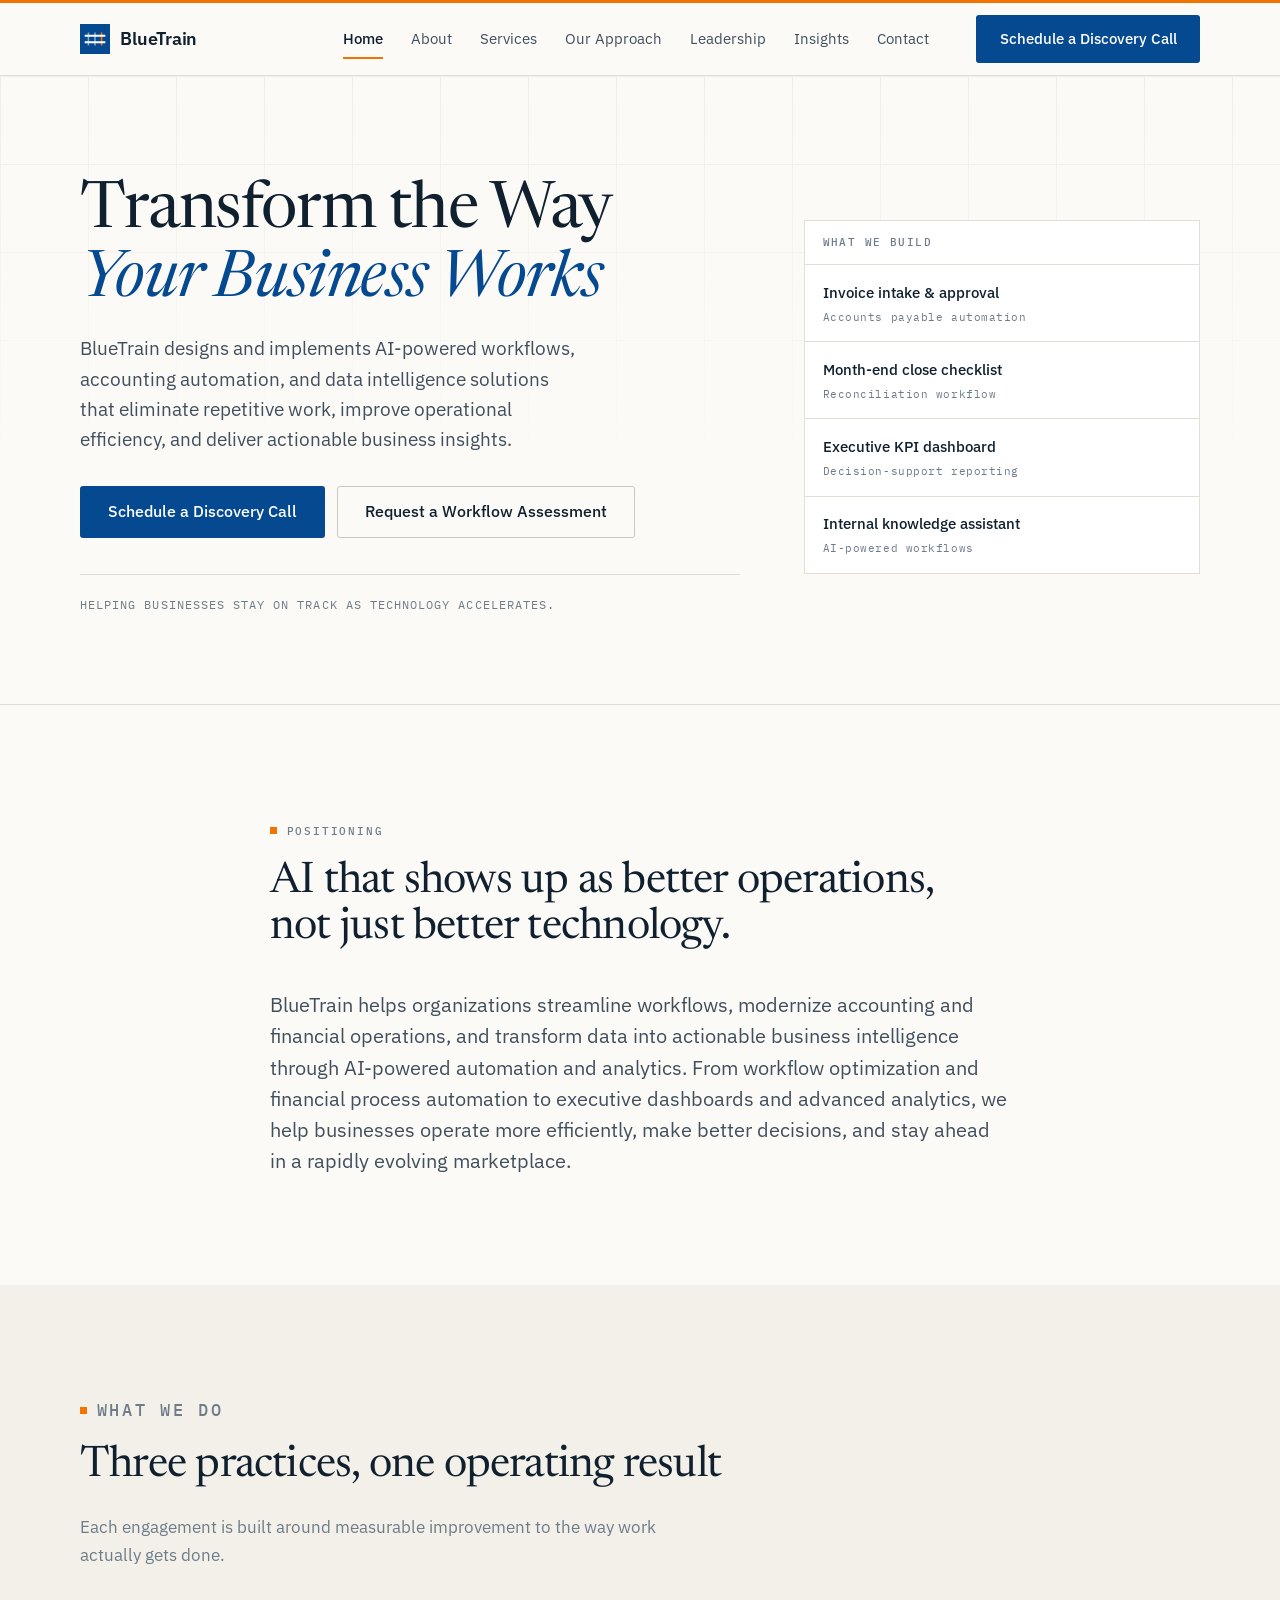
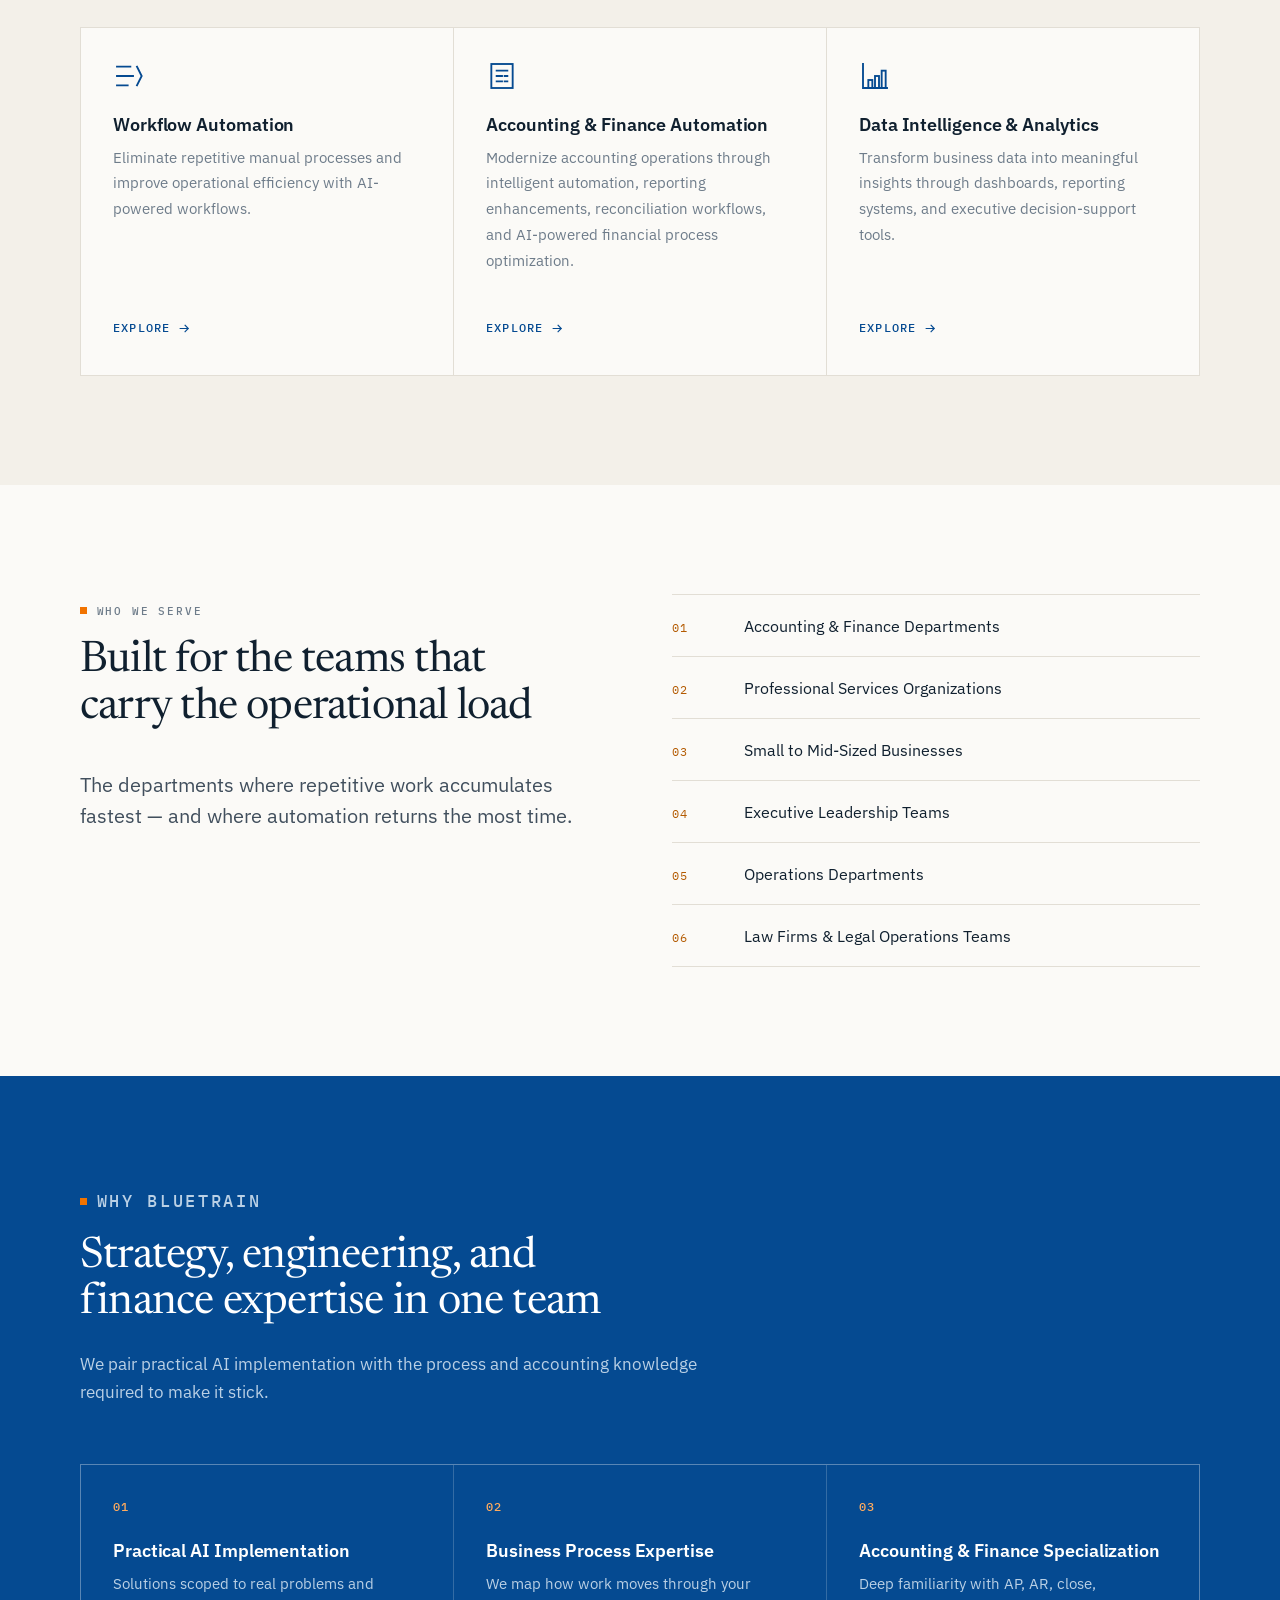
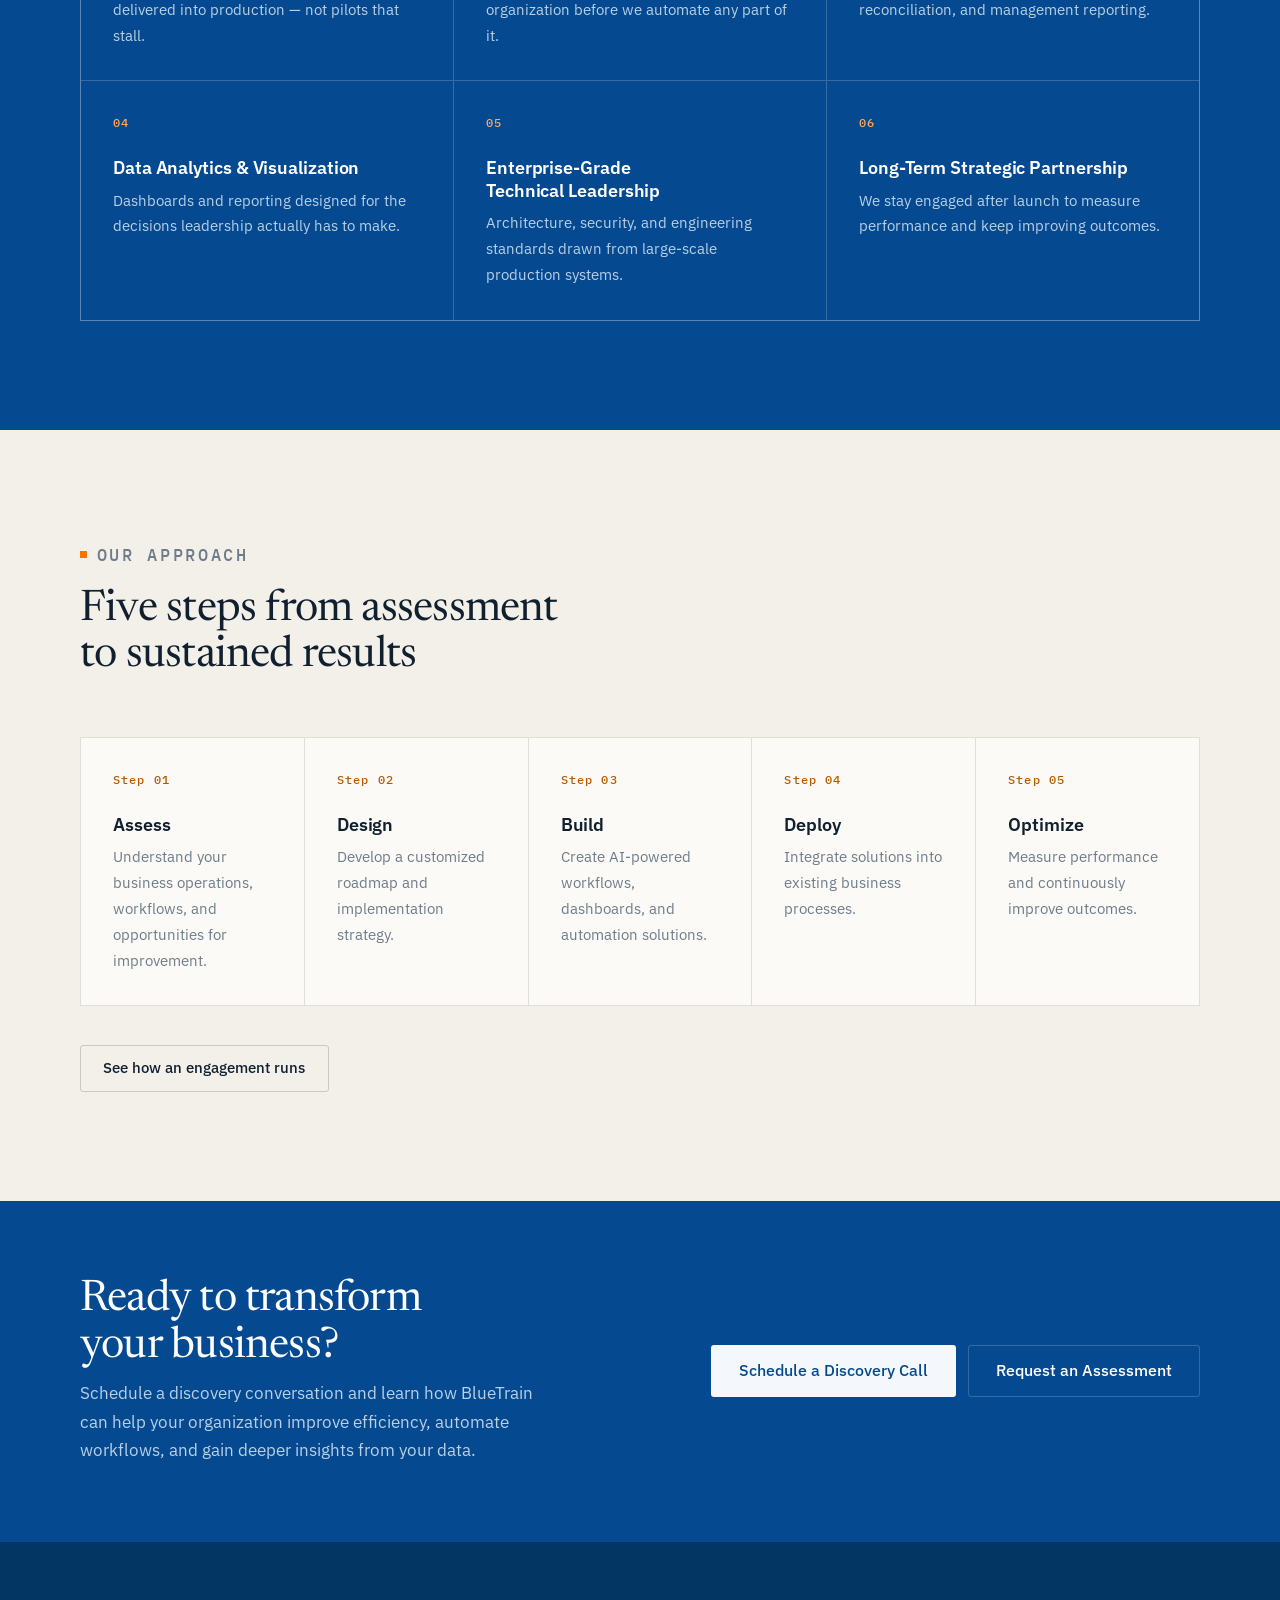
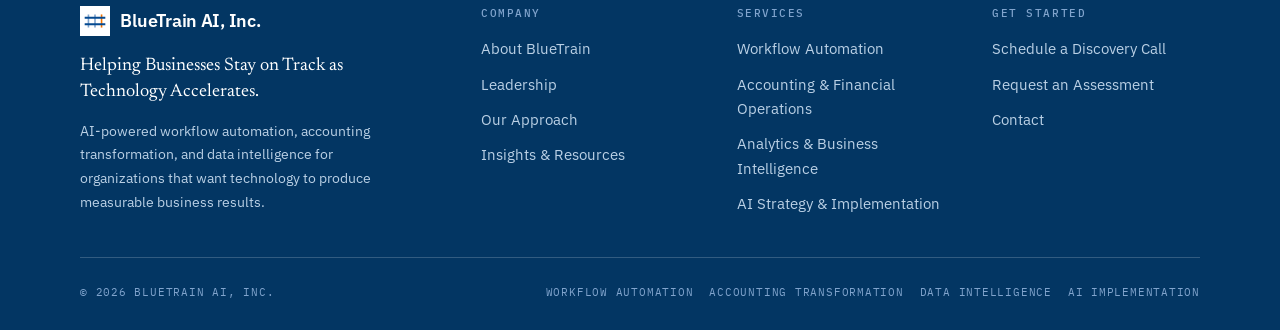
<file: index.html>
<!DOCTYPE html>
<html lang="en">
<head>
<meta charset="utf-8">
<meta name="viewport" content="width=device-width, initial-scale=1">
<title>BlueTrain — Workflow Automation, Accounting Transformation &amp; Data Intelligence</title>
<meta name="description" content="BlueTrain helps organizations streamline workflows, modernize accounting and financial operations, and transform data into actionable business intelligence through AI-powered automation and analytics.">
<link rel="icon" href="assets/img/favicon.svg" type="image/svg+xml">
<link rel="preconnect" href="https://fonts.googleapis.com">
<link rel="preconnect" href="https://fonts.gstatic.com" crossorigin>
<link href="https://fonts.googleapis.com/css2?family=IBM+Plex+Mono:wght@400;500&family=IBM+Plex+Sans:wght@400;500;600&family=Newsreader:ital,opsz,wght@0,6..72,300;0,6..72,400;0,6..72,500;1,6..72,400&display=swap" rel="stylesheet">
<link rel="stylesheet" href="assets/css/styles.css">
<meta property="og:type" content="website">
<meta property="og:title" content="BlueTrain — Transform the Way Your Business Works">
<meta property="og:description" content="AI-powered workflows, accounting automation, and data intelligence solutions that eliminate repetitive work and deliver actionable business insights.">
<script src="assets/js/main.js" defer></script>
</head>
<body>
<a class="skip-link" href="#main">Skip to content</a>

<header class="site-header">
  <div class="container site-header__inner">
    <a class="logo" href="index.html" aria-label="BlueTrain — home">
      <svg class="logo__mark" viewBox="0 0 32 32" aria-hidden="true" focusable="false">
        <rect width="32" height="32" fill="#054a91"/>
        <path d="M9 9v14M16 9v14" stroke="#81a4cd" stroke-width="1.7"/>
        <path d="M23 9v14" stroke="#f17300" stroke-width="1.7"/>
        <path d="M5 12.5h22M5 19.5h22" stroke="#ffffff" stroke-width="2.1"/>
      </svg>
      <span class="logo__text">BlueTrain</span>
    </a>

    <button class="nav-toggle" type="button" aria-expanded="false" aria-controls="primary-nav" aria-label="Open menu">
      <span class="nav-toggle__bars"></span>
    </button>

    <nav class="nav" id="primary-nav" aria-label="Primary">
      <a href="index.html" aria-current="page">Home</a>
      <a href="about.html">About</a>
      <a href="services.html">Services</a>
      <a href="approach.html">Our Approach</a>
      <a href="leadership.html">Leadership</a>
      <a href="insights.html">Insights</a>
      <a href="contact.html">Contact</a>
      <a class="btn btn--primary" href="contact.html">Schedule a Discovery Call</a>
    </nav>

    <a class="btn btn--primary header-cta" href="contact.html">Schedule a Discovery Call</a>
  </div>
</header>

<main id="main">

  <!-- ================================================= HERO ============== -->
  <section class="hero">
    <div class="container">
      <div class="hero__grid">
        <div class="stagger">
          <h1>Transform the Way <em>Your Business Works</em></h1>
          <p class="hero__sub">
            BlueTrain designs and implements AI-powered workflows, accounting automation, and
            data intelligence solutions that eliminate repetitive work, improve operational
            efficiency, and deliver actionable business insights.
          </p>
          <div class="btn-row">
            <a class="btn btn--primary btn--lg" href="contact.html">Schedule a Discovery Call</a>
            <a class="btn btn--secondary btn--lg" href="contact.html#assessment">Request a Workflow Assessment</a>
          </div>
          <p class="hero__meta">Helping Businesses Stay on Track as Technology Accelerates.</p>
        </div>

        <div class="panel stagger--late">
          <p class="panel__head"><span>What We Build</span></p>
          <div class="panel__row">
            <span class="panel__name">Invoice intake &amp; approval</span>
            <span class="panel__note">Accounts payable automation</span>
          </div>
          <div class="panel__row">
            <span class="panel__name">Month-end close checklist</span>
            <span class="panel__note">Reconciliation workflow</span>
          </div>
          <div class="panel__row">
            <span class="panel__name">Executive KPI dashboard</span>
            <span class="panel__note">Decision-support reporting</span>
          </div>
          <div class="panel__row">
            <span class="panel__name">Internal knowledge assistant</span>
            <span class="panel__note">AI-powered workflows</span>
          </div>
        </div>
      </div>
    </div>
  </section>

  <!-- ============================================ POSITIONING ============ -->
  <section class="section">
    <div class="container container--narrow reveal">
      <p class="eyebrow">Positioning</p>
      <h2>AI that shows up as better operations, not just better technology.</h2>
      <p class="lede mt">
        BlueTrain helps organizations streamline workflows, modernize accounting and financial
        operations, and transform data into actionable business intelligence through AI-powered
        automation and analytics. From workflow optimization and financial process automation to
        executive dashboards and advanced analytics, we help businesses operate more efficiently,
        make better decisions, and stay ahead in a rapidly evolving marketplace.
      </p>
    </div>
  </section>

  <!-- ============================================== WHAT WE DO =========== -->
  <section class="section section--alt" id="what-we-do">
    <div class="container">
      <div class="section-head reveal">
        <p class="eyebrow">What We Do</p>
        <h2>Three practices, one operating result</h2>
        <p>Each engagement is built around measurable improvement to the way work actually gets done.</p>
      </div>

      <div class="lattice lattice--3 lattice--alt reveal">
        <article class="cell">
          <span class="cell__icon">
            <svg viewBox="0 0 24 24" fill="none" stroke="currentColor" stroke-width="1.4" stroke-linecap="square" stroke-linejoin="miter"><path d="M3 5h10M3 12h12M3 19h8"/><path d="M18 5 21.5 12 18 19"/></svg>
          </span>
          <h3>Workflow Automation</h3>
          <p>Eliminate repetitive manual processes and improve operational efficiency with AI-powered workflows.</p>
          <p class="cell__foot">
            <a class="link" href="services.html#workflow">Explore
              <svg width="13" height="13" viewBox="0 0 24 24" fill="none" stroke="currentColor" stroke-width="2" stroke-linecap="square"><path d="M4 12h15M13 6l6 6-6 6"/></svg></a>
          </p>
        </article>

        <article class="cell">
          <span class="cell__icon">
            <svg viewBox="0 0 24 24" fill="none" stroke="currentColor" stroke-width="1.4" stroke-linecap="square"><rect x="4" y="3" width="16" height="18"/><path d="M8 8h8M8 12h4M14 12h2M8 16h4M14 16h2"/></svg>
          </span>
          <h3>Accounting &amp; Finance Automation</h3>
          <p>Modernize accounting operations through intelligent automation, reporting enhancements, reconciliation workflows, and AI-powered financial process optimization.</p>
          <p class="cell__foot">
            <a class="link" href="services.html#accounting">Explore
              <svg width="13" height="13" viewBox="0 0 24 24" fill="none" stroke="currentColor" stroke-width="2" stroke-linecap="square"><path d="M4 12h15M13 6l6 6-6 6"/></svg></a>
          </p>
        </article>

        <article class="cell">
          <span class="cell__icon">
            <svg viewBox="0 0 24 24" fill="none" stroke="currentColor" stroke-width="1.4" stroke-linecap="square"><path d="M3 3v18h18"/><rect x="7" y="15" width="3" height="6"/><rect x="12" y="12" width="3" height="9"/><rect x="17" y="8" width="3" height="13"/></svg>
          </span>
          <h3>Data Intelligence &amp; Analytics</h3>
          <p>Transform business data into meaningful insights through dashboards, reporting systems, and executive decision-support tools.</p>
          <p class="cell__foot">
            <a class="link" href="services.html#analytics">Explore
              <svg width="13" height="13" viewBox="0 0 24 24" fill="none" stroke="currentColor" stroke-width="2" stroke-linecap="square"><path d="M4 12h15M13 6l6 6-6 6"/></svg></a>
          </p>
        </article>
      </div>
    </div>
  </section>

  <!-- ============================================= WHO WE SERVE ========== -->
  <section class="section">
    <div class="container">
      <div class="split">
        <div class="reveal">
          <p class="eyebrow">Who We Serve</p>
          <h2>Built for the teams that carry the operational load</h2>
          <p class="lede mt">
            The departments where repetitive work accumulates fastest — and where automation
            returns the most time.
          </p>
        </div>

        <ul class="audience reveal">
          <li><span>01</span> Accounting &amp; Finance Departments</li>
          <li><span>02</span> Professional Services Organizations</li>
          <li><span>03</span> Small to Mid-Sized Businesses</li>
          <li><span>04</span> Executive Leadership Teams</li>
          <li><span>05</span> Operations Departments</li>
          <li><span>06</span> Law Firms &amp; Legal Operations Teams</li>
        </ul>
      </div>
    </div>
  </section>

  <!-- ============================================ WHY BLUETRAIN ========== -->
  <section class="section section--blue">
    <div class="container">
      <div class="section-head reveal">
        <p class="eyebrow">Why BlueTrain</p>
        <h2>Strategy, engineering, and finance expertise in one team</h2>
        <p>We pair practical AI implementation with the process and accounting knowledge required to make it stick.</p>
      </div>

      <div class="lattice lattice--3 lattice--dark reveal">
        <article class="cell">
          <p class="cell__index">01</p>
          <h3>Practical AI Implementation</h3>
          <p>Solutions scoped to real problems and delivered into production — not pilots that stall.</p>
        </article>
        <article class="cell">
          <p class="cell__index">02</p>
          <h3>Business Process Expertise</h3>
          <p>We map how work moves through your organization before we automate any part of it.</p>
        </article>
        <article class="cell">
          <p class="cell__index">03</p>
          <h3>Accounting &amp; Finance Specialization</h3>
          <p>Deep familiarity with AP, AR, close, reconciliation, and management reporting.</p>
        </article>
        <article class="cell">
          <p class="cell__index">04</p>
          <h3>Data Analytics &amp; Visualization</h3>
          <p>Dashboards and reporting designed for the decisions leadership actually has to make.</p>
        </article>
        <article class="cell">
          <p class="cell__index">05</p>
          <h3>Enterprise-Grade Technical Leadership</h3>
          <p>Architecture, security, and engineering standards drawn from large-scale production systems.</p>
        </article>
        <article class="cell">
          <p class="cell__index">06</p>
          <h3>Long-Term Strategic Partnership</h3>
          <p>We stay engaged after launch to measure performance and keep improving outcomes.</p>
        </article>
      </div>
    </div>
  </section>

  <!-- ============================================== APPROACH ============= -->
  <section class="section section--alt">
    <div class="container">
      <div class="section-head reveal">
        <p class="eyebrow">Our Approach</p>
        <h2>Five steps from assessment to sustained results</h2>
      </div>

      <ol class="lattice lattice--5 lattice--alt reveal">
        <li class="cell"><p class="cell__index">Step 01</p><h3>Assess</h3><p>Understand your business operations, workflows, and opportunities for improvement.</p></li>
        <li class="cell"><p class="cell__index">Step 02</p><h3>Design</h3><p>Develop a customized roadmap and implementation strategy.</p></li>
        <li class="cell"><p class="cell__index">Step 03</p><h3>Build</h3><p>Create AI-powered workflows, dashboards, and automation solutions.</p></li>
        <li class="cell"><p class="cell__index">Step 04</p><h3>Deploy</h3><p>Integrate solutions into existing business processes.</p></li>
        <li class="cell"><p class="cell__index">Step 05</p><h3>Optimize</h3><p>Measure performance and continuously improve outcomes.</p></li>
      </ol>

      <p class="mt reveal"><a class="btn btn--secondary" href="approach.html">See how an engagement runs</a></p>
    </div>
  </section>

  <!-- =============================================== CTA ================= -->
  <section class="cta">
    <div class="container cta__inner">
      <div>
        <h2>Ready to transform your business?</h2>
        <p>
          Schedule a discovery conversation and learn how BlueTrain can help your organization
          improve efficiency, automate workflows, and gain deeper insights from your data.
        </p>
      </div>
      <div class="btn-row">
        <a class="btn btn--light btn--lg" href="contact.html">Schedule a Discovery Call</a>
        <a class="btn btn--outline-light btn--lg" href="contact.html#assessment">Request an Assessment</a>
      </div>
    </div>
  </section>

</main>

<footer class="site-footer">
  <div class="container">
    <div class="footer-grid">
      <div class="footer-brand">
        <a class="logo" href="index.html">
          <svg class="logo__mark" viewBox="0 0 32 32" aria-hidden="true" focusable="false">
            <rect width="32" height="32" fill="#ffffff"/>
            <path d="M9 9v14M16 9v14" stroke="#81a4cd" stroke-width="1.7"/>
            <path d="M23 9v14" stroke="#f17300" stroke-width="1.7"/>
            <path d="M5 12.5h22M5 19.5h22" stroke="#054a91" stroke-width="2.1"/>
          </svg>
          <span class="logo__text">BlueTrain AI, Inc.</span>
        </a>
        <p class="footer-tagline">Helping Businesses Stay on Track as Technology Accelerates.</p>
        <p class="footer-desc">
          AI-powered workflow automation, accounting transformation, and data intelligence for
          organizations that want technology to produce measurable business results.
        </p>
      </div>

      <nav class="footer-col" aria-label="Company">
        <h4>Company</h4>
        <ul>
          <li><a href="about.html">About BlueTrain</a></li>
          <li><a href="leadership.html">Leadership</a></li>
          <li><a href="approach.html">Our Approach</a></li>
          <li><a href="insights.html">Insights &amp; Resources</a></li>
        </ul>
      </nav>

      <nav class="footer-col" aria-label="Services">
        <h4>Services</h4>
        <ul>
          <li><a href="services.html#workflow">Workflow Automation</a></li>
          <li><a href="services.html#accounting">Accounting &amp; Financial Operations</a></li>
          <li><a href="services.html#analytics">Analytics &amp; Business Intelligence</a></li>
          <li><a href="services.html#strategy">AI Strategy &amp; Implementation</a></li>
        </ul>
      </nav>

      <nav class="footer-col" aria-label="Get started">
        <h4>Get Started</h4>
        <ul>
          <li><a href="contact.html">Schedule a Discovery Call</a></li>
          <li><a href="contact.html#assessment">Request an Assessment</a></li>
          <li><a href="contact.html">Contact</a></li>
        </ul>
      </nav>
    </div>

    <div class="footer-bottom">
      <span>&copy; <span data-year>2026</span> BlueTrain AI, Inc.</span>
      <span class="footer-services">
        <span>Workflow Automation</span>
        <span>Accounting Transformation</span>
        <span>Data Intelligence</span>
        <span>AI Implementation</span>
      </span>
    </div>
  </div>
</footer>

</body>
</html>
</file>
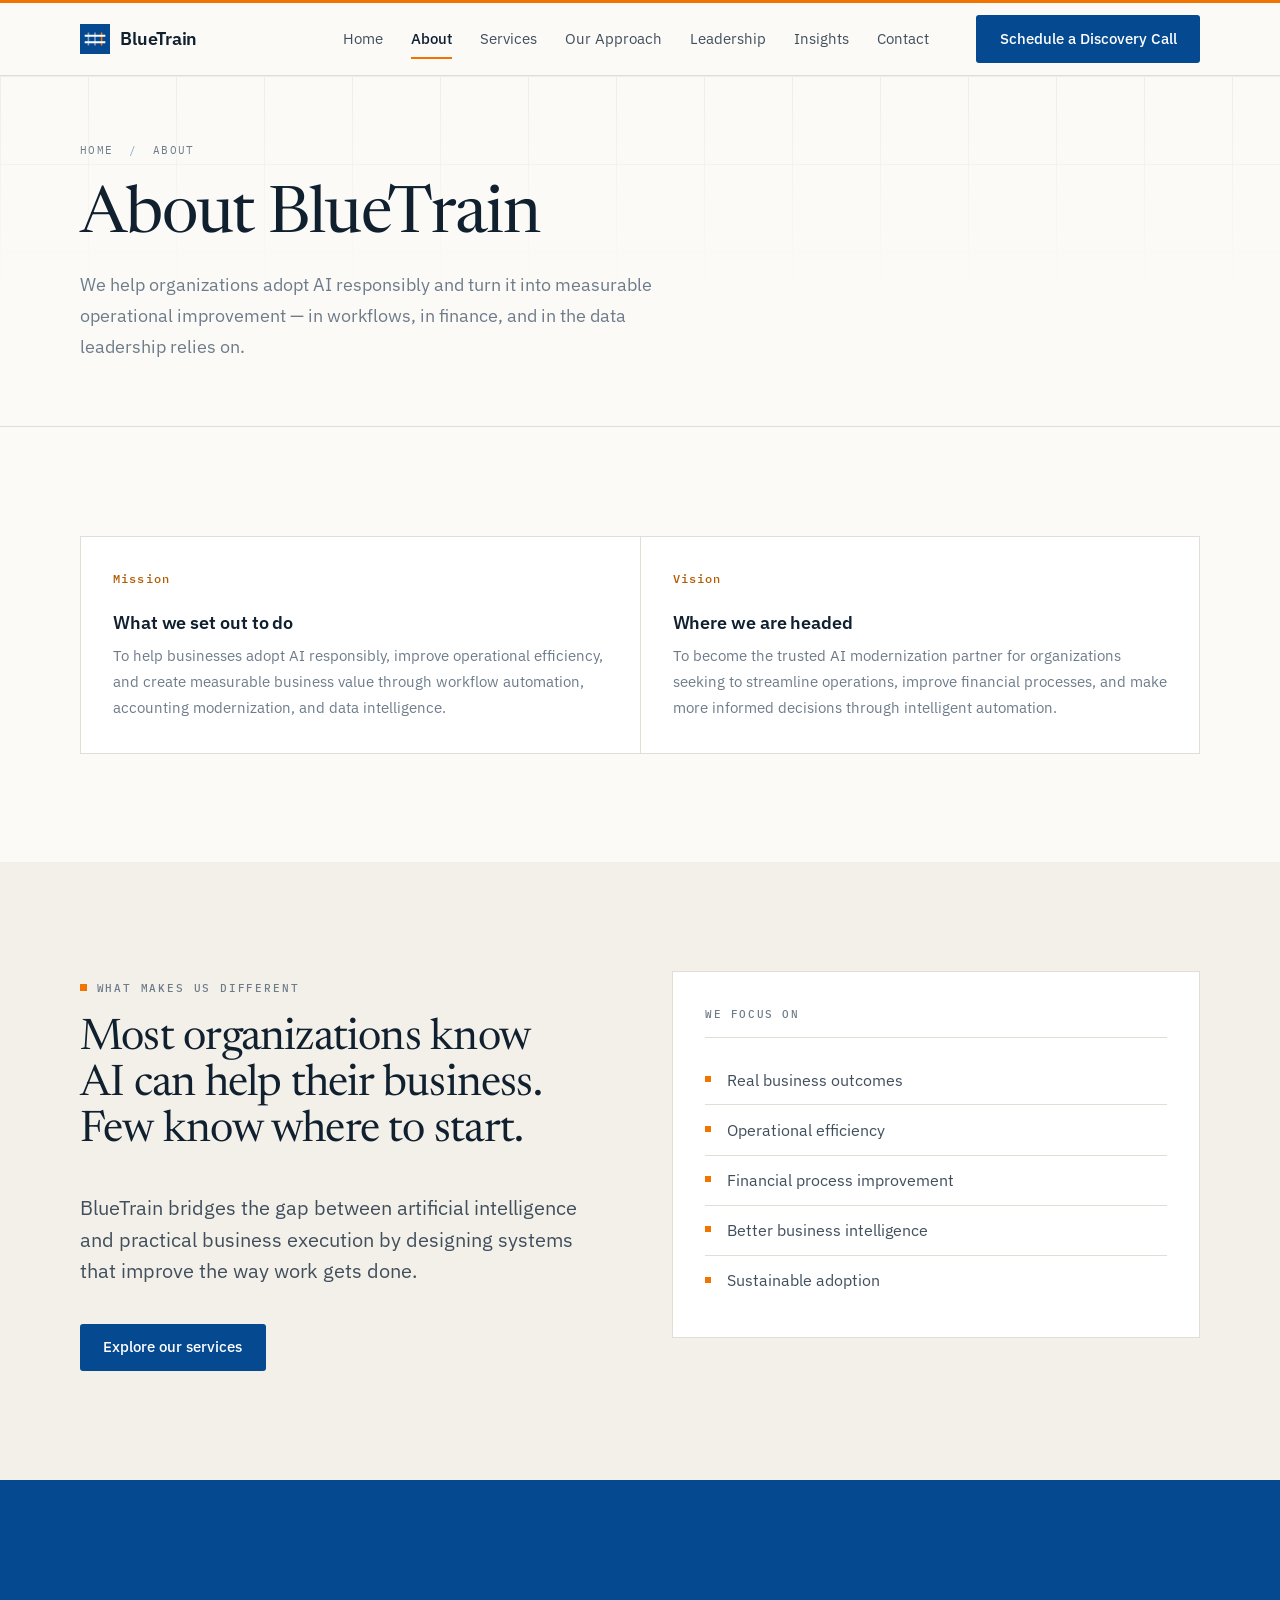
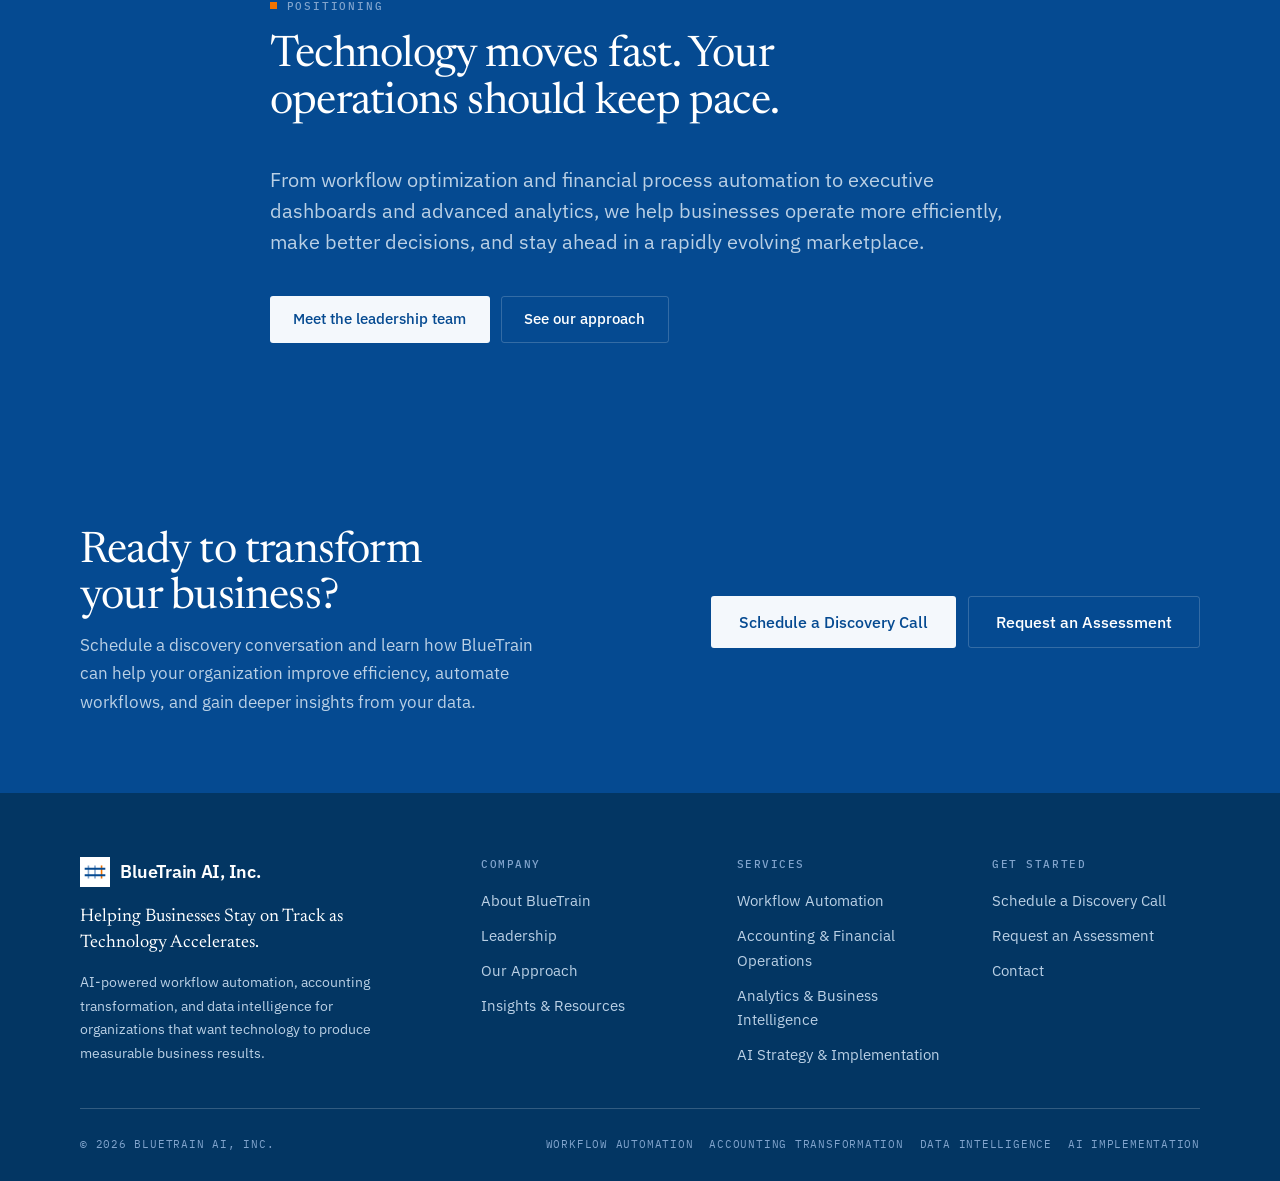
<file: about.html>
<!DOCTYPE html>
<html lang="en">
<head>
<meta charset="utf-8">
<meta name="viewport" content="width=device-width, initial-scale=1">
<title>About BlueTrain — Mission, Vision &amp; What Makes Us Different</title>
<meta name="description" content="BlueTrain bridges the gap between artificial intelligence and practical business execution by designing systems that improve the way work gets done.">
<link rel="icon" href="assets/img/favicon.svg" type="image/svg+xml">
<link rel="preconnect" href="https://fonts.googleapis.com">
<link rel="preconnect" href="https://fonts.gstatic.com" crossorigin>
<link href="https://fonts.googleapis.com/css2?family=IBM+Plex+Mono:wght@400;500&family=IBM+Plex+Sans:wght@400;500;600&family=Newsreader:ital,opsz,wght@0,6..72,300;0,6..72,400;0,6..72,500;1,6..72,400&display=swap" rel="stylesheet">
<link rel="stylesheet" href="assets/css/styles.css">
<meta property="og:type" content="website">
<meta property="og:title" content="About BlueTrain">
<meta property="og:description" content="Helping businesses adopt AI responsibly, improve operational efficiency, and create measurable business value.">
<script src="assets/js/main.js" defer></script>
</head>
<body>
<a class="skip-link" href="#main">Skip to content</a>
<header class="site-header">
  <div class="container site-header__inner">
    <a class="logo" href="index.html" aria-label="BlueTrain — home">
      <svg class="logo__mark" viewBox="0 0 32 32" aria-hidden="true" focusable="false">
        <rect width="32" height="32" fill="#054a91"/>
        <path d="M9 9v14M16 9v14" stroke="#81a4cd" stroke-width="1.7"/>
        <path d="M23 9v14" stroke="#f17300" stroke-width="1.7"/>
        <path d="M5 12.5h22M5 19.5h22" stroke="#ffffff" stroke-width="2.1"/>
      </svg>
      <span class="logo__text">BlueTrain</span>
    </a>

    <button class="nav-toggle" type="button" aria-expanded="false" aria-controls="primary-nav" aria-label="Open menu">
      <span class="nav-toggle__bars"></span>
    </button>

    <nav class="nav" id="primary-nav" aria-label="Primary">
      <a href="index.html">Home</a>
      <a href="about.html" aria-current="page">About</a>
      <a href="services.html">Services</a>
      <a href="approach.html">Our Approach</a>
      <a href="leadership.html">Leadership</a>
      <a href="insights.html">Insights</a>
      <a href="contact.html">Contact</a>
      <a class="btn btn--primary" href="contact.html">Schedule a Discovery Call</a>
    </nav>

    <a class="btn btn--primary header-cta" href="contact.html">Schedule a Discovery Call</a>
  </div>
</header>

<main id="main">

  <section class="hero page-hero">
    <div class="container">
      <div class="page-hero__inner stagger">
        <nav class="crumbs" aria-label="Breadcrumb"><a href="index.html">Home</a> <span aria-hidden="true">/</span> About</nav>
        <h1>About BlueTrain</h1>
        <p>We help organizations adopt AI responsibly and turn it into measurable operational improvement — in workflows, in finance, and in the data leadership relies on.</p>
      </div>
    </div>
  </section>

  <section class="section">
    <div class="container">
      <div class="lattice lattice--2 reveal">
        <article class="cell">
          <p class="cell__index">Mission</p>
          <h3>What we set out to do</h3>
          <p>
            To help businesses adopt AI responsibly, improve operational efficiency, and create
            measurable business value through workflow automation, accounting modernization, and
            data intelligence.
          </p>
        </article>

        <article class="cell">
          <p class="cell__index">Vision</p>
          <h3>Where we are headed</h3>
          <p>
            To become the trusted AI modernization partner for organizations seeking to streamline
            operations, improve financial processes, and make more informed decisions through
            intelligent automation.
          </p>
        </article>
      </div>
    </div>
  </section>

  <section class="section section--alt">
    <div class="container">
      <div class="split">
        <div class="reveal">
          <p class="eyebrow">What Makes Us Different</p>
          <h2>Most organizations know AI can help their business. Few know where to start.</h2>
          <p class="lede mt">
            BlueTrain bridges the gap between artificial intelligence and practical business
            execution by designing systems that improve the way work gets done.
          </p>
          <p class="mt"><a class="btn btn--primary" href="services.html">Explore our services</a></p>
        </div>

        <div class="box reveal">
          <p class="box__title">We focus on</p>
          <ul class="list list--rule">
            <li>Real business outcomes</li>
            <li>Operational efficiency</li>
            <li>Financial process improvement</li>
            <li>Better business intelligence</li>
            <li>Sustainable adoption</li>
          </ul>
        </div>
      </div>
    </div>
  </section>

  <section class="section section--blue">
    <div class="container container--narrow reveal">
      <p class="eyebrow">Positioning</p>
      <h2>Technology moves fast. Your operations should keep pace.</h2>
      <p class="lede mt">
        From workflow optimization and financial process automation to executive dashboards and
        advanced analytics, we help businesses operate more efficiently, make better decisions,
        and stay ahead in a rapidly evolving marketplace.
      </p>
      <div class="btn-row mt">
        <a class="btn btn--light" href="leadership.html">Meet the leadership team</a>
        <a class="btn btn--outline-light" href="approach.html">See our approach</a>
      </div>
    </div>
  </section>

  <section class="cta">
    <div class="container cta__inner">
      <div>
        <h2>Ready to transform your business?</h2>
        <p>
          Schedule a discovery conversation and learn how BlueTrain can help your organization
          improve efficiency, automate workflows, and gain deeper insights from your data.
        </p>
      </div>
      <div class="btn-row">
        <a class="btn btn--light btn--lg" href="contact.html">Schedule a Discovery Call</a>
        <a class="btn btn--outline-light btn--lg" href="contact.html#assessment">Request an Assessment</a>
      </div>
    </div>
  </section>

</main>

<footer class="site-footer">
  <div class="container">
    <div class="footer-grid">
      <div class="footer-brand">
        <a class="logo" href="index.html">
          <svg class="logo__mark" viewBox="0 0 32 32" aria-hidden="true" focusable="false">
            <rect width="32" height="32" fill="#ffffff"/>
            <path d="M9 9v14M16 9v14" stroke="#81a4cd" stroke-width="1.7"/>
            <path d="M23 9v14" stroke="#f17300" stroke-width="1.7"/>
            <path d="M5 12.5h22M5 19.5h22" stroke="#054a91" stroke-width="2.1"/>
          </svg>
          <span class="logo__text">BlueTrain AI, Inc.</span>
        </a>
        <p class="footer-tagline">Helping Businesses Stay on Track as Technology Accelerates.</p>
        <p class="footer-desc">
          AI-powered workflow automation, accounting transformation, and data intelligence for
          organizations that want technology to produce measurable business results.
        </p>
      </div>

      <nav class="footer-col" aria-label="Company">
        <h4>Company</h4>
        <ul>
          <li><a href="about.html">About BlueTrain</a></li>
          <li><a href="leadership.html">Leadership</a></li>
          <li><a href="approach.html">Our Approach</a></li>
          <li><a href="insights.html">Insights &amp; Resources</a></li>
        </ul>
      </nav>

      <nav class="footer-col" aria-label="Services">
        <h4>Services</h4>
        <ul>
          <li><a href="services.html#workflow">Workflow Automation</a></li>
          <li><a href="services.html#accounting">Accounting &amp; Financial Operations</a></li>
          <li><a href="services.html#analytics">Analytics &amp; Business Intelligence</a></li>
          <li><a href="services.html#strategy">AI Strategy &amp; Implementation</a></li>
        </ul>
      </nav>

      <nav class="footer-col" aria-label="Get started">
        <h4>Get Started</h4>
        <ul>
          <li><a href="contact.html">Schedule a Discovery Call</a></li>
          <li><a href="contact.html#assessment">Request an Assessment</a></li>
          <li><a href="contact.html">Contact</a></li>
        </ul>
      </nav>
    </div>

    <div class="footer-bottom">
      <span>&copy; <span data-year>2026</span> BlueTrain AI, Inc.</span>
      <span class="footer-services">
        <span>Workflow Automation</span>
        <span>Accounting Transformation</span>
        <span>Data Intelligence</span>
        <span>AI Implementation</span>
      </span>
    </div>
  </div>
</footer>
</body>
</html>
</file>
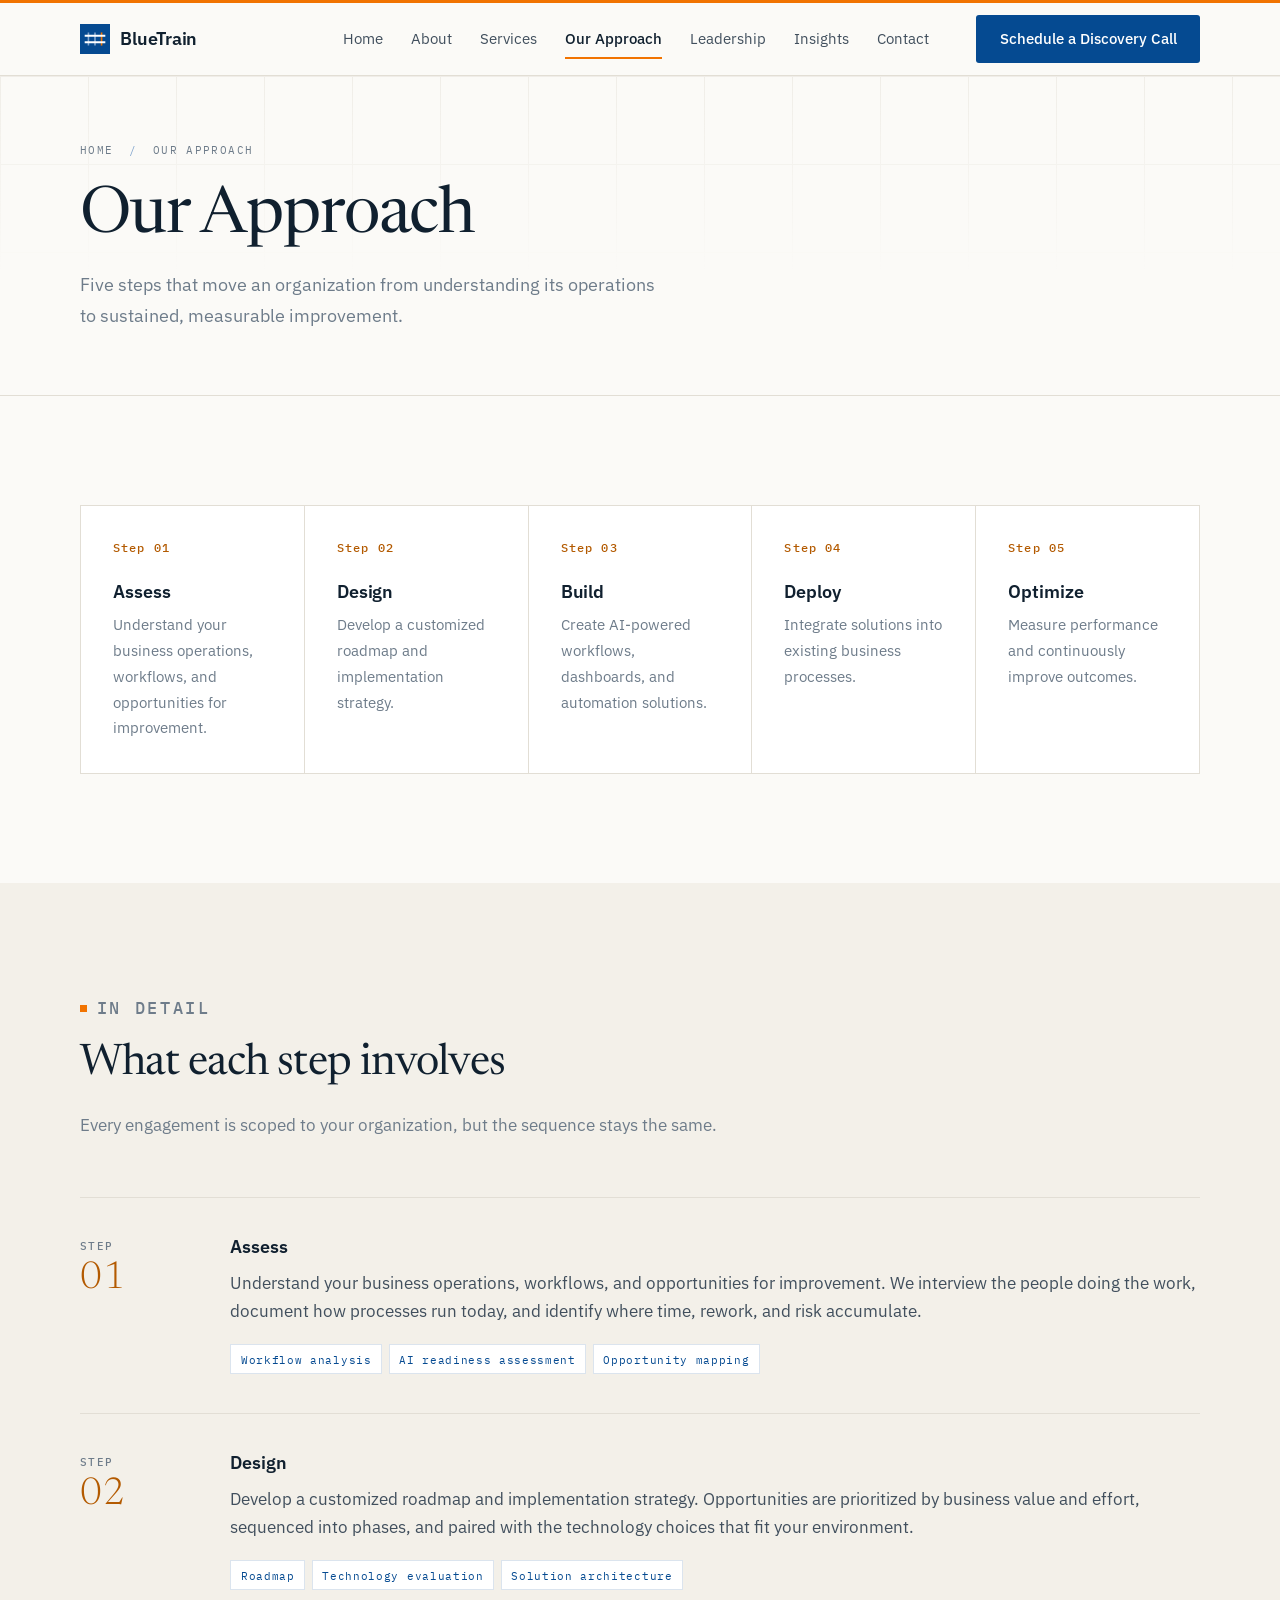
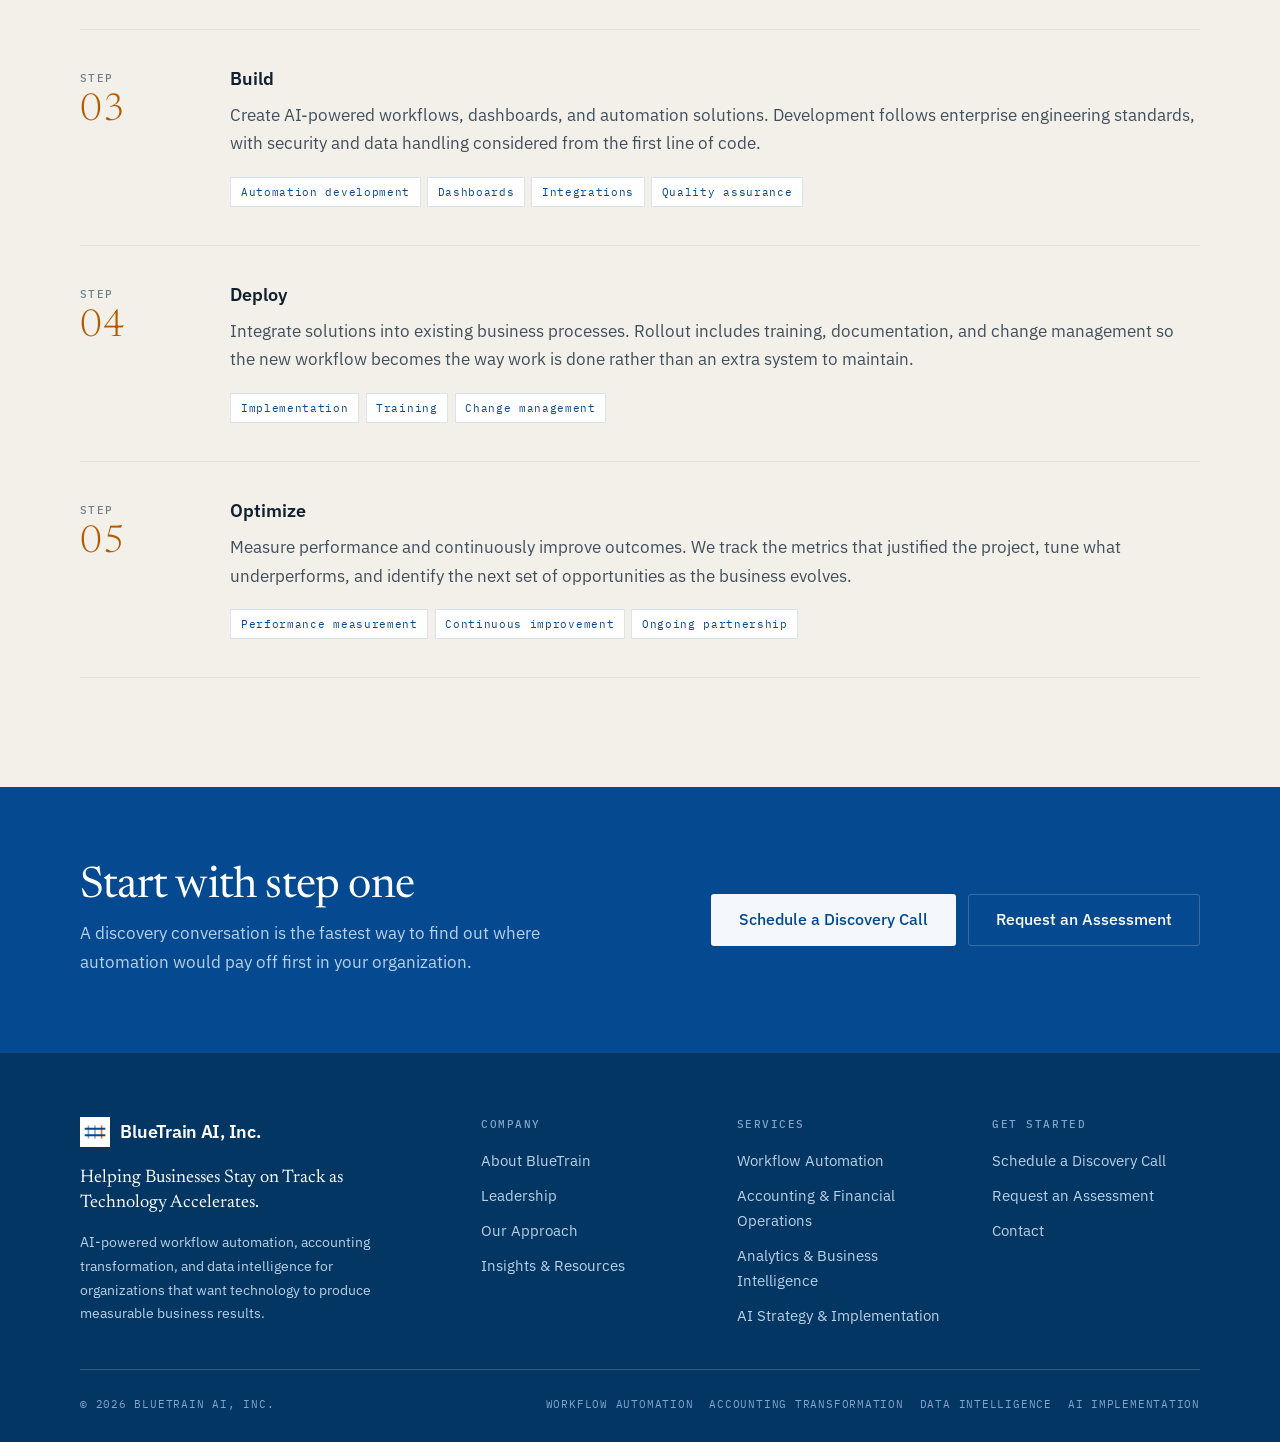
<file: approach.html>
<!DOCTYPE html>
<html lang="en">
<head>
<meta charset="utf-8">
<meta name="viewport" content="width=device-width, initial-scale=1">
<title>Our Approach — Assess, Design, Build, Deploy, Optimize | BlueTrain</title>
<meta name="description" content="A five-step engagement model: assess operations, design a roadmap, build AI-powered solutions, deploy into existing processes, and optimize outcomes over time.">
<link rel="icon" href="assets/img/favicon.svg" type="image/svg+xml">
<link rel="preconnect" href="https://fonts.googleapis.com">
<link rel="preconnect" href="https://fonts.gstatic.com" crossorigin>
<link href="https://fonts.googleapis.com/css2?family=IBM+Plex+Mono:wght@400;500&family=IBM+Plex+Sans:wght@400;500;600&family=Newsreader:ital,opsz,wght@0,6..72,300;0,6..72,400;0,6..72,500;1,6..72,400&display=swap" rel="stylesheet">
<link rel="stylesheet" href="assets/css/styles.css">
<meta property="og:type" content="website">
<meta property="og:title" content="Our Approach | BlueTrain">
<meta property="og:description" content="Assess. Design. Build. Deploy. Optimize.">
<script src="assets/js/main.js" defer></script>
</head>
<body>
<a class="skip-link" href="#main">Skip to content</a>
<header class="site-header">
  <div class="container site-header__inner">
    <a class="logo" href="index.html" aria-label="BlueTrain — home">
      <svg class="logo__mark" viewBox="0 0 32 32" aria-hidden="true" focusable="false">
        <rect width="32" height="32" fill="#054a91"/>
        <path d="M9 9v14M16 9v14" stroke="#81a4cd" stroke-width="1.7"/>
        <path d="M23 9v14" stroke="#f17300" stroke-width="1.7"/>
        <path d="M5 12.5h22M5 19.5h22" stroke="#ffffff" stroke-width="2.1"/>
      </svg>
      <span class="logo__text">BlueTrain</span>
    </a>

    <button class="nav-toggle" type="button" aria-expanded="false" aria-controls="primary-nav" aria-label="Open menu">
      <span class="nav-toggle__bars"></span>
    </button>

    <nav class="nav" id="primary-nav" aria-label="Primary">
      <a href="index.html">Home</a>
      <a href="about.html">About</a>
      <a href="services.html">Services</a>
      <a href="approach.html" aria-current="page">Our Approach</a>
      <a href="leadership.html">Leadership</a>
      <a href="insights.html">Insights</a>
      <a href="contact.html">Contact</a>
      <a class="btn btn--primary" href="contact.html">Schedule a Discovery Call</a>
    </nav>

    <a class="btn btn--primary header-cta" href="contact.html">Schedule a Discovery Call</a>
  </div>
</header>

<main id="main">

  <section class="hero page-hero">
    <div class="container">
      <div class="page-hero__inner stagger">
        <nav class="crumbs" aria-label="Breadcrumb"><a href="index.html">Home</a> <span aria-hidden="true">/</span> Our Approach</nav>
        <h1>Our Approach</h1>
        <p>Five steps that move an organization from understanding its operations to sustained, measurable improvement.</p>
      </div>
    </div>
  </section>

  <section class="section">
    <div class="container">
      <ol class="lattice lattice--5 reveal">
        <li class="cell"><p class="cell__index">Step 01</p><h3>Assess</h3><p>Understand your business operations, workflows, and opportunities for improvement.</p></li>
        <li class="cell"><p class="cell__index">Step 02</p><h3>Design</h3><p>Develop a customized roadmap and implementation strategy.</p></li>
        <li class="cell"><p class="cell__index">Step 03</p><h3>Build</h3><p>Create AI-powered workflows, dashboards, and automation solutions.</p></li>
        <li class="cell"><p class="cell__index">Step 04</p><h3>Deploy</h3><p>Integrate solutions into existing business processes.</p></li>
        <li class="cell"><p class="cell__index">Step 05</p><h3>Optimize</h3><p>Measure performance and continuously improve outcomes.</p></li>
      </ol>
    </div>
  </section>

  <section class="section section--alt">
    <div class="container">
      <div class="section-head reveal">
        <p class="eyebrow">In Detail</p>
        <h2>What each step involves</h2>
        <p>Every engagement is scoped to your organization, but the sequence stays the same.</p>
      </div>

      <div class="rows">
        <div class="row reveal">
          <p class="row__num">Step <strong>01</strong></p>
          <div>
            <h3>Assess</h3>
            <p>
              Understand your business operations, workflows, and opportunities for improvement. We
              interview the people doing the work, document how processes run today, and identify
              where time, rework, and risk accumulate.
            </p>
            <div class="tags">
              <span class="tag">Workflow analysis</span>
              <span class="tag">AI readiness assessment</span>
              <span class="tag">Opportunity mapping</span>
            </div>
          </div>
        </div>

        <div class="row reveal">
          <p class="row__num">Step <strong>02</strong></p>
          <div>
            <h3>Design</h3>
            <p>
              Develop a customized roadmap and implementation strategy. Opportunities are
              prioritized by business value and effort, sequenced into phases, and paired with the
              technology choices that fit your environment.
            </p>
            <div class="tags">
              <span class="tag">Roadmap</span>
              <span class="tag">Technology evaluation</span>
              <span class="tag">Solution architecture</span>
            </div>
          </div>
        </div>

        <div class="row reveal">
          <p class="row__num">Step <strong>03</strong></p>
          <div>
            <h3>Build</h3>
            <p>
              Create AI-powered workflows, dashboards, and automation solutions. Development
              follows enterprise engineering standards, with security and data handling considered
              from the first line of code.
            </p>
            <div class="tags">
              <span class="tag">Automation development</span>
              <span class="tag">Dashboards</span>
              <span class="tag">Integrations</span>
              <span class="tag">Quality assurance</span>
            </div>
          </div>
        </div>

        <div class="row reveal">
          <p class="row__num">Step <strong>04</strong></p>
          <div>
            <h3>Deploy</h3>
            <p>
              Integrate solutions into existing business processes. Rollout includes training,
              documentation, and change management so the new workflow becomes the way work is
              done rather than an extra system to maintain.
            </p>
            <div class="tags">
              <span class="tag">Implementation</span>
              <span class="tag">Training</span>
              <span class="tag">Change management</span>
            </div>
          </div>
        </div>

        <div class="row reveal">
          <p class="row__num">Step <strong>05</strong></p>
          <div>
            <h3>Optimize</h3>
            <p>
              Measure performance and continuously improve outcomes. We track the metrics that
              justified the project, tune what underperforms, and identify the next set of
              opportunities as the business evolves.
            </p>
            <div class="tags">
              <span class="tag">Performance measurement</span>
              <span class="tag">Continuous improvement</span>
              <span class="tag">Ongoing partnership</span>
            </div>
          </div>
        </div>
      </div>
    </div>
  </section>

  <section class="cta">
    <div class="container cta__inner">
      <div>
        <h2>Start with step one</h2>
        <p>
          A discovery conversation is the fastest way to find out where automation would pay off
          first in your organization.
        </p>
      </div>
      <div class="btn-row">
        <a class="btn btn--light btn--lg" href="contact.html">Schedule a Discovery Call</a>
        <a class="btn btn--outline-light btn--lg" href="contact.html#assessment">Request an Assessment</a>
      </div>
    </div>
  </section>

</main>

<footer class="site-footer">
  <div class="container">
    <div class="footer-grid">
      <div class="footer-brand">
        <a class="logo" href="index.html">
          <svg class="logo__mark" viewBox="0 0 32 32" aria-hidden="true" focusable="false">
            <rect width="32" height="32" fill="#ffffff"/>
            <path d="M9 9v14M16 9v14" stroke="#81a4cd" stroke-width="1.7"/>
            <path d="M23 9v14" stroke="#f17300" stroke-width="1.7"/>
            <path d="M5 12.5h22M5 19.5h22" stroke="#054a91" stroke-width="2.1"/>
          </svg>
          <span class="logo__text">BlueTrain AI, Inc.</span>
        </a>
        <p class="footer-tagline">Helping Businesses Stay on Track as Technology Accelerates.</p>
        <p class="footer-desc">
          AI-powered workflow automation, accounting transformation, and data intelligence for
          organizations that want technology to produce measurable business results.
        </p>
      </div>

      <nav class="footer-col" aria-label="Company">
        <h4>Company</h4>
        <ul>
          <li><a href="about.html">About BlueTrain</a></li>
          <li><a href="leadership.html">Leadership</a></li>
          <li><a href="approach.html">Our Approach</a></li>
          <li><a href="insights.html">Insights &amp; Resources</a></li>
        </ul>
      </nav>

      <nav class="footer-col" aria-label="Services">
        <h4>Services</h4>
        <ul>
          <li><a href="services.html#workflow">Workflow Automation</a></li>
          <li><a href="services.html#accounting">Accounting &amp; Financial Operations</a></li>
          <li><a href="services.html#analytics">Analytics &amp; Business Intelligence</a></li>
          <li><a href="services.html#strategy">AI Strategy &amp; Implementation</a></li>
        </ul>
      </nav>

      <nav class="footer-col" aria-label="Get started">
        <h4>Get Started</h4>
        <ul>
          <li><a href="contact.html">Schedule a Discovery Call</a></li>
          <li><a href="contact.html#assessment">Request an Assessment</a></li>
          <li><a href="contact.html">Contact</a></li>
        </ul>
      </nav>
    </div>

    <div class="footer-bottom">
      <span>&copy; <span data-year>2026</span> BlueTrain AI, Inc.</span>
      <span class="footer-services">
        <span>Workflow Automation</span>
        <span>Accounting Transformation</span>
        <span>Data Intelligence</span>
        <span>AI Implementation</span>
      </span>
    </div>
  </div>
</footer>
</body>
</html>
</file>
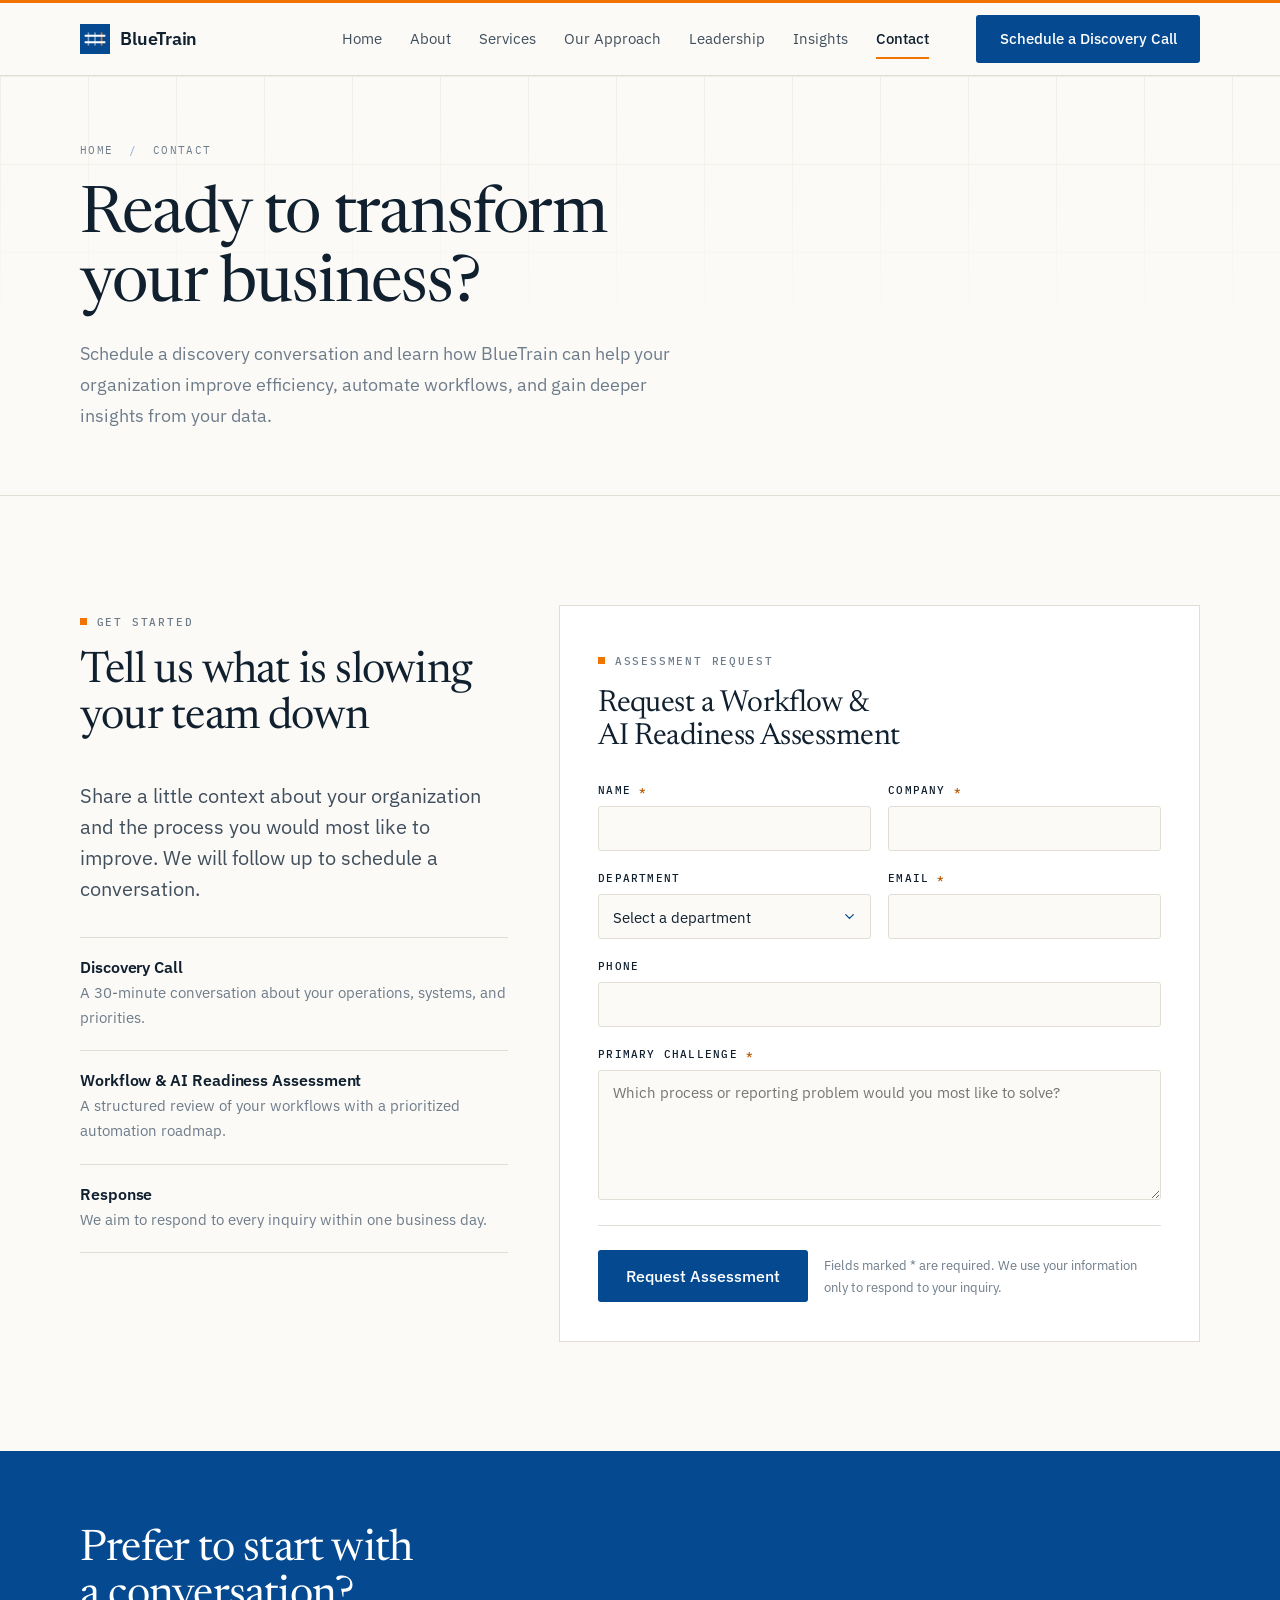
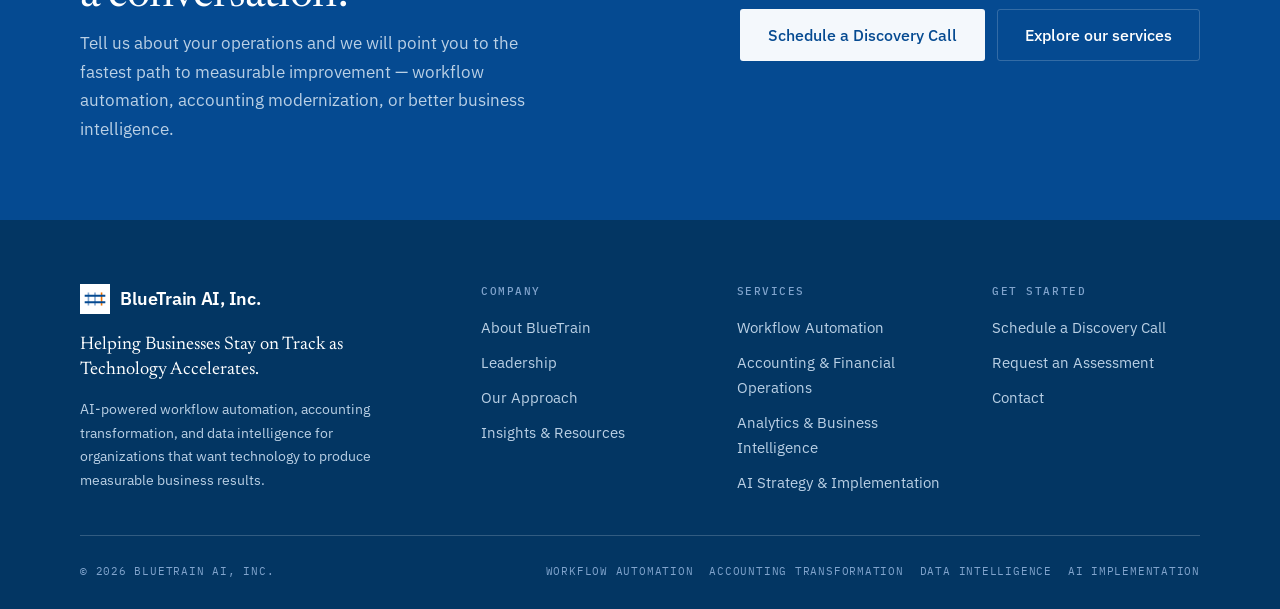
<file: contact.html>
<!DOCTYPE html>
<html lang="en">
<head>
<meta charset="utf-8">
<meta name="viewport" content="width=device-width, initial-scale=1">
<title>Contact BlueTrain — Schedule a Discovery Call</title>
<meta name="description" content="Schedule a discovery conversation and learn how BlueTrain can help your organization improve efficiency, automate workflows, and gain deeper insights from your data.">
<link rel="icon" href="assets/img/favicon.svg" type="image/svg+xml">
<link rel="preconnect" href="https://fonts.googleapis.com">
<link rel="preconnect" href="https://fonts.gstatic.com" crossorigin>
<link href="https://fonts.googleapis.com/css2?family=IBM+Plex+Mono:wght@400;500&family=IBM+Plex+Sans:wght@400;500;600&family=Newsreader:ital,opsz,wght@0,6..72,300;0,6..72,400;0,6..72,500;1,6..72,400&display=swap" rel="stylesheet">
<link rel="stylesheet" href="assets/css/styles.css">
<meta property="og:type" content="website">
<meta property="og:title" content="Contact | BlueTrain">
<meta property="og:description" content="Request a Workflow &amp; AI Readiness Assessment.">
<script src="assets/js/main.js" defer></script>
</head>
<body>
<a class="skip-link" href="#main">Skip to content</a>
<header class="site-header">
  <div class="container site-header__inner">
    <a class="logo" href="index.html" aria-label="BlueTrain — home">
      <svg class="logo__mark" viewBox="0 0 32 32" aria-hidden="true" focusable="false">
        <rect width="32" height="32" fill="#054a91"/>
        <path d="M9 9v14M16 9v14" stroke="#81a4cd" stroke-width="1.7"/>
        <path d="M23 9v14" stroke="#f17300" stroke-width="1.7"/>
        <path d="M5 12.5h22M5 19.5h22" stroke="#ffffff" stroke-width="2.1"/>
      </svg>
      <span class="logo__text">BlueTrain</span>
    </a>

    <button class="nav-toggle" type="button" aria-expanded="false" aria-controls="primary-nav" aria-label="Open menu">
      <span class="nav-toggle__bars"></span>
    </button>

    <nav class="nav" id="primary-nav" aria-label="Primary">
      <a href="index.html">Home</a>
      <a href="about.html">About</a>
      <a href="services.html">Services</a>
      <a href="approach.html">Our Approach</a>
      <a href="leadership.html">Leadership</a>
      <a href="insights.html">Insights</a>
      <a href="contact.html" aria-current="page">Contact</a>
      <a class="btn btn--primary" href="contact.html">Schedule a Discovery Call</a>
    </nav>

    <a class="btn btn--primary header-cta" href="contact.html">Schedule a Discovery Call</a>
  </div>
</header>

<main id="main">

  <section class="hero page-hero">
    <div class="container">
      <div class="page-hero__inner stagger">
        <nav class="crumbs" aria-label="Breadcrumb"><a href="index.html">Home</a> <span aria-hidden="true">/</span> Contact</nav>
        <h1>Ready to transform your business?</h1>
        <p>
          Schedule a discovery conversation and learn how BlueTrain can help your organization
          improve efficiency, automate workflows, and gain deeper insights from your data.
        </p>
      </div>
    </div>
  </section>

  <section class="section">
    <div class="container">
      <div class="contact-grid">

        <div class="reveal">
          <p class="eyebrow">Get Started</p>
          <h2>Tell us what is slowing your team down</h2>
          <p class="lede mt">
            Share a little context about your organization and the process you would most like to
            improve. We will follow up to schedule a conversation.
          </p>

          <div class="info">
            <div class="info__item">
              <h4>Discovery Call</h4>
              <p>A 30-minute conversation about your operations, systems, and priorities.</p>
            </div>
            <div class="info__item">
              <h4>Workflow &amp; AI Readiness Assessment</h4>
              <p>A structured review of your workflows with a prioritized automation roadmap.</p>
            </div>
            <div class="info__item">
              <h4>Response</h4>
              <p>We aim to respond to every inquiry within one business day.</p>
            </div>
          </div>
        </div>

        <!-- Form delivery:
             • Leave data-endpoint off  → the form opens the visitor's email client, prefilled.
             • Add data-endpoint="https://formspree.io/f/XXXXXXX" (or any form backend that
               accepts a multipart POST and returns JSON) → the form posts in the background.
             • Update data-email to the address inquiries should reach. -->
        <div class="form-card reveal" id="assessment">
          <p class="eyebrow">Assessment Request</p>
          <h2>Request a Workflow &amp; AI Readiness Assessment</h2>

          <form data-contact-form data-email="info@bluetrain.ai">
            <div class="form-grid">
              <div class="field">
                <label for="name">Name <span class="req">*</span></label>
                <input type="text" id="name" name="name" autocomplete="name" required>
              </div>

              <div class="field">
                <label for="company">Company <span class="req">*</span></label>
                <input type="text" id="company" name="company" autocomplete="organization" required>
              </div>

              <div class="field">
                <label for="department">Department</label>
                <select id="department" name="department">
                  <option value="">Select a department</option>
                  <option>Accounting &amp; Finance</option>
                  <option>Operations</option>
                  <option>Executive Leadership</option>
                  <option>Legal / Legal Operations</option>
                  <option>Information Technology</option>
                  <option>Professional Services</option>
                  <option>Other</option>
                </select>
              </div>

              <div class="field">
                <label for="email">Email <span class="req">*</span></label>
                <input type="email" id="email" name="email" autocomplete="email" required>
              </div>

              <div class="field field--full">
                <label for="phone">Phone</label>
                <input type="tel" id="phone" name="phone" autocomplete="tel">
              </div>

              <div class="field field--full">
                <label for="challenge">Primary Challenge <span class="req">*</span></label>
                <textarea id="challenge" name="challenge" required placeholder="Which process or reporting problem would you most like to solve?"></textarea>
              </div>
            </div>

            <div class="hp" aria-hidden="true">
              <label for="website">Website</label>
              <input type="text" id="website" name="website" tabindex="-1" autocomplete="off">
            </div>

            <div class="form-foot">
              <button class="btn btn--primary btn--lg" type="submit">Request Assessment</button>
              <p>Fields marked <span class="req">*</span> are required. We use your information only to respond to your inquiry.</p>
            </div>

            <p class="form-status" id="form-status" role="status" aria-live="polite"></p>
          </form>
        </div>

      </div>
    </div>
  </section>

  <section class="cta">
    <div class="container cta__inner">
      <div>
        <h2>Prefer to start with a conversation?</h2>
        <p>
          Tell us about your operations and we will point you to the fastest path to measurable
          improvement — workflow automation, accounting modernization, or better business
          intelligence.
        </p>
      </div>
      <div class="btn-row">
        <a class="btn btn--light btn--lg" href="#assessment">Schedule a Discovery Call</a>
        <a class="btn btn--outline-light btn--lg" href="services.html">Explore our services</a>
      </div>
    </div>
  </section>

</main>

<footer class="site-footer">
  <div class="container">
    <div class="footer-grid">
      <div class="footer-brand">
        <a class="logo" href="index.html">
          <svg class="logo__mark" viewBox="0 0 32 32" aria-hidden="true" focusable="false">
            <rect width="32" height="32" fill="#ffffff"/>
            <path d="M9 9v14M16 9v14" stroke="#81a4cd" stroke-width="1.7"/>
            <path d="M23 9v14" stroke="#f17300" stroke-width="1.7"/>
            <path d="M5 12.5h22M5 19.5h22" stroke="#054a91" stroke-width="2.1"/>
          </svg>
          <span class="logo__text">BlueTrain AI, Inc.</span>
        </a>
        <p class="footer-tagline">Helping Businesses Stay on Track as Technology Accelerates.</p>
        <p class="footer-desc">
          AI-powered workflow automation, accounting transformation, and data intelligence for
          organizations that want technology to produce measurable business results.
        </p>
      </div>

      <nav class="footer-col" aria-label="Company">
        <h4>Company</h4>
        <ul>
          <li><a href="about.html">About BlueTrain</a></li>
          <li><a href="leadership.html">Leadership</a></li>
          <li><a href="approach.html">Our Approach</a></li>
          <li><a href="insights.html">Insights &amp; Resources</a></li>
        </ul>
      </nav>

      <nav class="footer-col" aria-label="Services">
        <h4>Services</h4>
        <ul>
          <li><a href="services.html#workflow">Workflow Automation</a></li>
          <li><a href="services.html#accounting">Accounting &amp; Financial Operations</a></li>
          <li><a href="services.html#analytics">Analytics &amp; Business Intelligence</a></li>
          <li><a href="services.html#strategy">AI Strategy &amp; Implementation</a></li>
        </ul>
      </nav>

      <nav class="footer-col" aria-label="Get started">
        <h4>Get Started</h4>
        <ul>
          <li><a href="contact.html">Schedule a Discovery Call</a></li>
          <li><a href="contact.html#assessment">Request an Assessment</a></li>
          <li><a href="contact.html">Contact</a></li>
        </ul>
      </nav>
    </div>

    <div class="footer-bottom">
      <span>&copy; <span data-year>2026</span> BlueTrain AI, Inc.</span>
      <span class="footer-services">
        <span>Workflow Automation</span>
        <span>Accounting Transformation</span>
        <span>Data Intelligence</span>
        <span>AI Implementation</span>
      </span>
    </div>
  </div>
</footer>
</body>
</html>
</file>
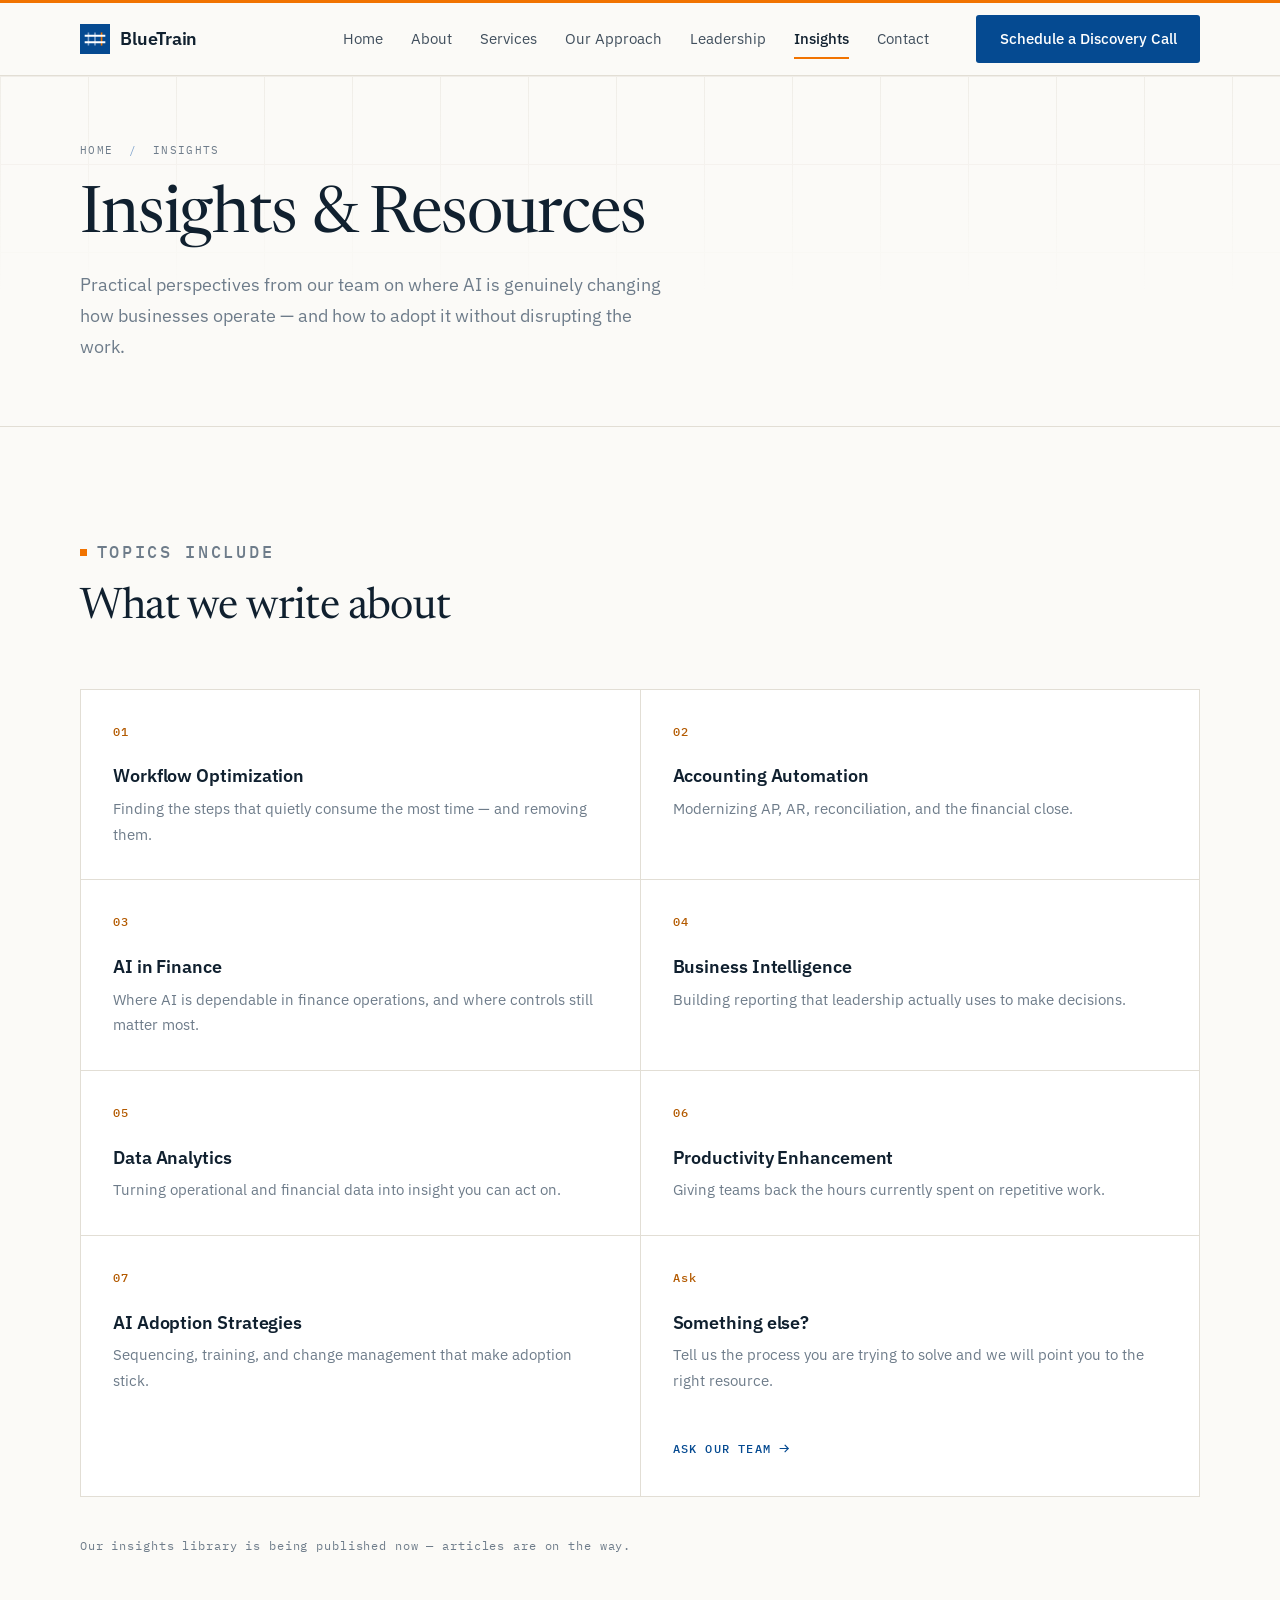
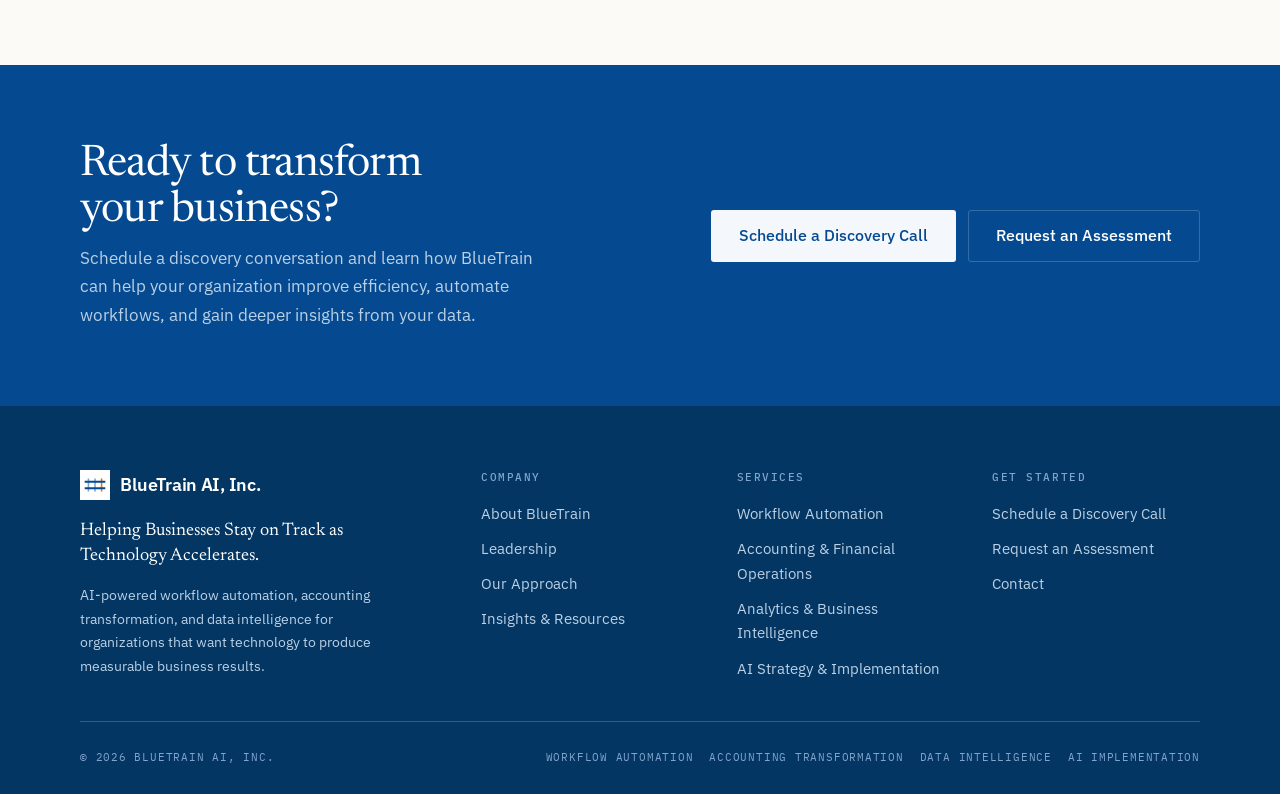
<file: insights.html>
<!DOCTYPE html>
<html lang="en">
<head>
<meta charset="utf-8">
<meta name="viewport" content="width=device-width, initial-scale=1">
<title>Insights &amp; Resources | BlueTrain</title>
<meta name="description" content="Perspectives on workflow optimization, accounting automation, AI in finance, business intelligence, data analytics, productivity, and AI adoption strategies.">
<link rel="icon" href="assets/img/favicon.svg" type="image/svg+xml">
<link rel="preconnect" href="https://fonts.googleapis.com">
<link rel="preconnect" href="https://fonts.gstatic.com" crossorigin>
<link href="https://fonts.googleapis.com/css2?family=IBM+Plex+Mono:wght@400;500&family=IBM+Plex+Sans:wght@400;500;600&family=Newsreader:ital,opsz,wght@0,6..72,300;0,6..72,400;0,6..72,500;1,6..72,400&display=swap" rel="stylesheet">
<link rel="stylesheet" href="assets/css/styles.css">
<meta property="og:type" content="website">
<meta property="og:title" content="Insights &amp; Resources | BlueTrain">
<meta property="og:description" content="Practical perspectives on automation, finance modernization, and business intelligence.">
<script src="assets/js/main.js" defer></script>
</head>
<body>
<a class="skip-link" href="#main">Skip to content</a>
<header class="site-header">
  <div class="container site-header__inner">
    <a class="logo" href="index.html" aria-label="BlueTrain — home">
      <svg class="logo__mark" viewBox="0 0 32 32" aria-hidden="true" focusable="false">
        <rect width="32" height="32" fill="#054a91"/>
        <path d="M9 9v14M16 9v14" stroke="#81a4cd" stroke-width="1.7"/>
        <path d="M23 9v14" stroke="#f17300" stroke-width="1.7"/>
        <path d="M5 12.5h22M5 19.5h22" stroke="#ffffff" stroke-width="2.1"/>
      </svg>
      <span class="logo__text">BlueTrain</span>
    </a>

    <button class="nav-toggle" type="button" aria-expanded="false" aria-controls="primary-nav" aria-label="Open menu">
      <span class="nav-toggle__bars"></span>
    </button>

    <nav class="nav" id="primary-nav" aria-label="Primary">
      <a href="index.html">Home</a>
      <a href="about.html">About</a>
      <a href="services.html">Services</a>
      <a href="approach.html">Our Approach</a>
      <a href="leadership.html">Leadership</a>
      <a href="insights.html" aria-current="page">Insights</a>
      <a href="contact.html">Contact</a>
      <a class="btn btn--primary" href="contact.html">Schedule a Discovery Call</a>
    </nav>

    <a class="btn btn--primary header-cta" href="contact.html">Schedule a Discovery Call</a>
  </div>
</header>

<main id="main">

  <section class="hero page-hero">
    <div class="container">
      <div class="page-hero__inner stagger">
        <nav class="crumbs" aria-label="Breadcrumb"><a href="index.html">Home</a> <span aria-hidden="true">/</span> Insights</nav>
        <h1>Insights &amp; Resources</h1>
        <p>Practical perspectives from our team on where AI is genuinely changing how businesses operate — and how to adopt it without disrupting the work.</p>
      </div>
    </div>
  </section>

  <section class="section">
    <div class="container">
      <div class="section-head reveal">
        <p class="eyebrow">Topics Include</p>
        <h2>What we write about</h2>
      </div>

      <div class="lattice lattice--2 reveal">
        <article class="cell">
          <p class="cell__index">01</p>
          <h3>Workflow Optimization</h3>
          <p>Finding the steps that quietly consume the most time — and removing them.</p>
        </article>
        <article class="cell">
          <p class="cell__index">02</p>
          <h3>Accounting Automation</h3>
          <p>Modernizing AP, AR, reconciliation, and the financial close.</p>
        </article>
        <article class="cell">
          <p class="cell__index">03</p>
          <h3>AI in Finance</h3>
          <p>Where AI is dependable in finance operations, and where controls still matter most.</p>
        </article>
        <article class="cell">
          <p class="cell__index">04</p>
          <h3>Business Intelligence</h3>
          <p>Building reporting that leadership actually uses to make decisions.</p>
        </article>
        <article class="cell">
          <p class="cell__index">05</p>
          <h3>Data Analytics</h3>
          <p>Turning operational and financial data into insight you can act on.</p>
        </article>
        <article class="cell">
          <p class="cell__index">06</p>
          <h3>Productivity Enhancement</h3>
          <p>Giving teams back the hours currently spent on repetitive work.</p>
        </article>
        <article class="cell">
          <p class="cell__index">07</p>
          <h3>AI Adoption Strategies</h3>
          <p>Sequencing, training, and change management that make adoption stick.</p>
        </article>
        <article class="cell">
          <p class="cell__index">Ask</p>
          <h3>Something else?</h3>
          <p>Tell us the process you are trying to solve and we will point you to the right resource.</p>
          <p class="cell__foot">
            <a class="link" href="contact.html">Ask our team
              <svg width="13" height="13" viewBox="0 0 24 24" fill="none" stroke="currentColor" stroke-width="2" stroke-linecap="square"><path d="M4 12h15M13 6l6 6-6 6"/></svg></a>
          </p>
        </article>
      </div>

      <p class="mt reveal" style="font-family:var(--mono);font-size:0.78rem;letter-spacing:0.07em;color:var(--muted)">
        Our insights library is being published now — articles are on the way.
      </p>
    </div>
  </section>

  <section class="cta">
    <div class="container cta__inner">
      <div>
        <h2>Ready to transform your business?</h2>
        <p>
          Schedule a discovery conversation and learn how BlueTrain can help your organization
          improve efficiency, automate workflows, and gain deeper insights from your data.
        </p>
      </div>
      <div class="btn-row">
        <a class="btn btn--light btn--lg" href="contact.html">Schedule a Discovery Call</a>
        <a class="btn btn--outline-light btn--lg" href="contact.html#assessment">Request an Assessment</a>
      </div>
    </div>
  </section>

</main>

<footer class="site-footer">
  <div class="container">
    <div class="footer-grid">
      <div class="footer-brand">
        <a class="logo" href="index.html">
          <svg class="logo__mark" viewBox="0 0 32 32" aria-hidden="true" focusable="false">
            <rect width="32" height="32" fill="#ffffff"/>
            <path d="M9 9v14M16 9v14" stroke="#81a4cd" stroke-width="1.7"/>
            <path d="M23 9v14" stroke="#f17300" stroke-width="1.7"/>
            <path d="M5 12.5h22M5 19.5h22" stroke="#054a91" stroke-width="2.1"/>
          </svg>
          <span class="logo__text">BlueTrain AI, Inc.</span>
        </a>
        <p class="footer-tagline">Helping Businesses Stay on Track as Technology Accelerates.</p>
        <p class="footer-desc">
          AI-powered workflow automation, accounting transformation, and data intelligence for
          organizations that want technology to produce measurable business results.
        </p>
      </div>

      <nav class="footer-col" aria-label="Company">
        <h4>Company</h4>
        <ul>
          <li><a href="about.html">About BlueTrain</a></li>
          <li><a href="leadership.html">Leadership</a></li>
          <li><a href="approach.html">Our Approach</a></li>
          <li><a href="insights.html">Insights &amp; Resources</a></li>
        </ul>
      </nav>

      <nav class="footer-col" aria-label="Services">
        <h4>Services</h4>
        <ul>
          <li><a href="services.html#workflow">Workflow Automation</a></li>
          <li><a href="services.html#accounting">Accounting &amp; Financial Operations</a></li>
          <li><a href="services.html#analytics">Analytics &amp; Business Intelligence</a></li>
          <li><a href="services.html#strategy">AI Strategy &amp; Implementation</a></li>
        </ul>
      </nav>

      <nav class="footer-col" aria-label="Get started">
        <h4>Get Started</h4>
        <ul>
          <li><a href="contact.html">Schedule a Discovery Call</a></li>
          <li><a href="contact.html#assessment">Request an Assessment</a></li>
          <li><a href="contact.html">Contact</a></li>
        </ul>
      </nav>
    </div>

    <div class="footer-bottom">
      <span>&copy; <span data-year>2026</span> BlueTrain AI, Inc.</span>
      <span class="footer-services">
        <span>Workflow Automation</span>
        <span>Accounting Transformation</span>
        <span>Data Intelligence</span>
        <span>AI Implementation</span>
      </span>
    </div>
  </div>
</footer>
</body>
</html>
</file>
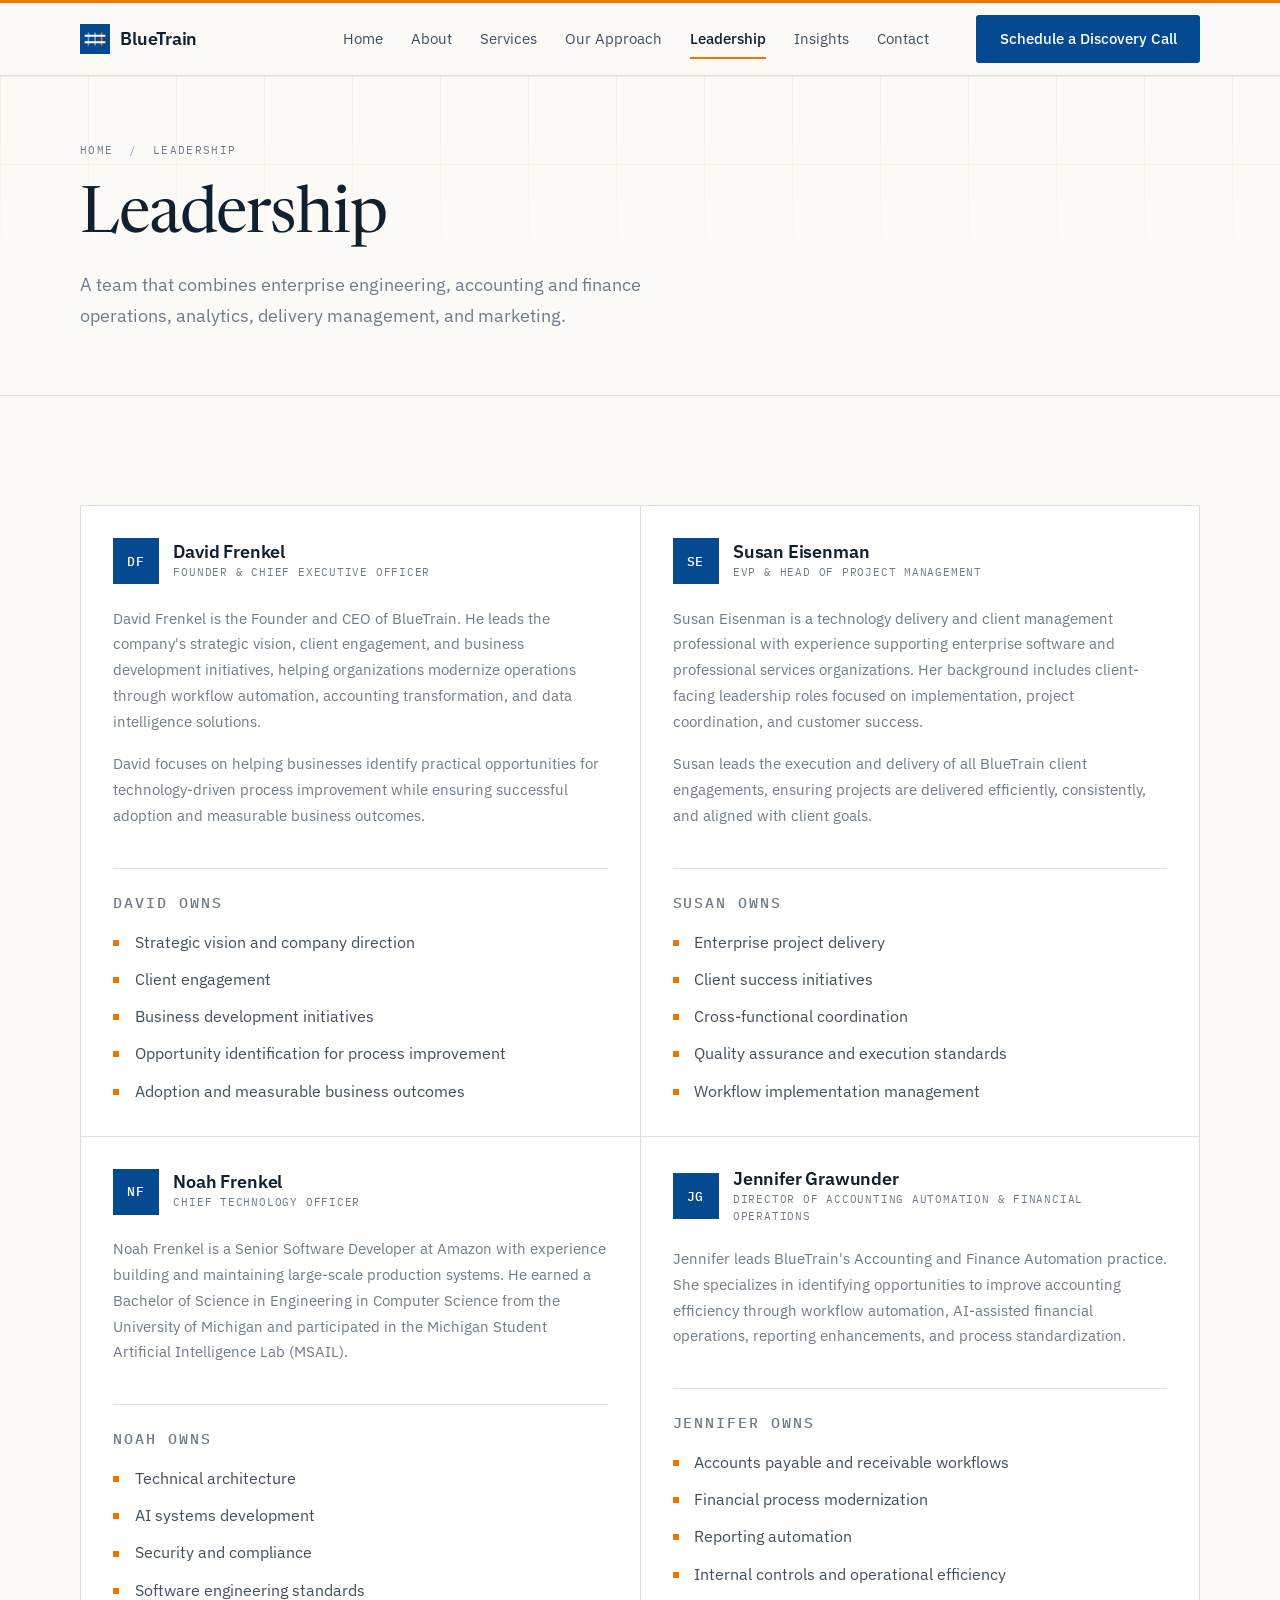
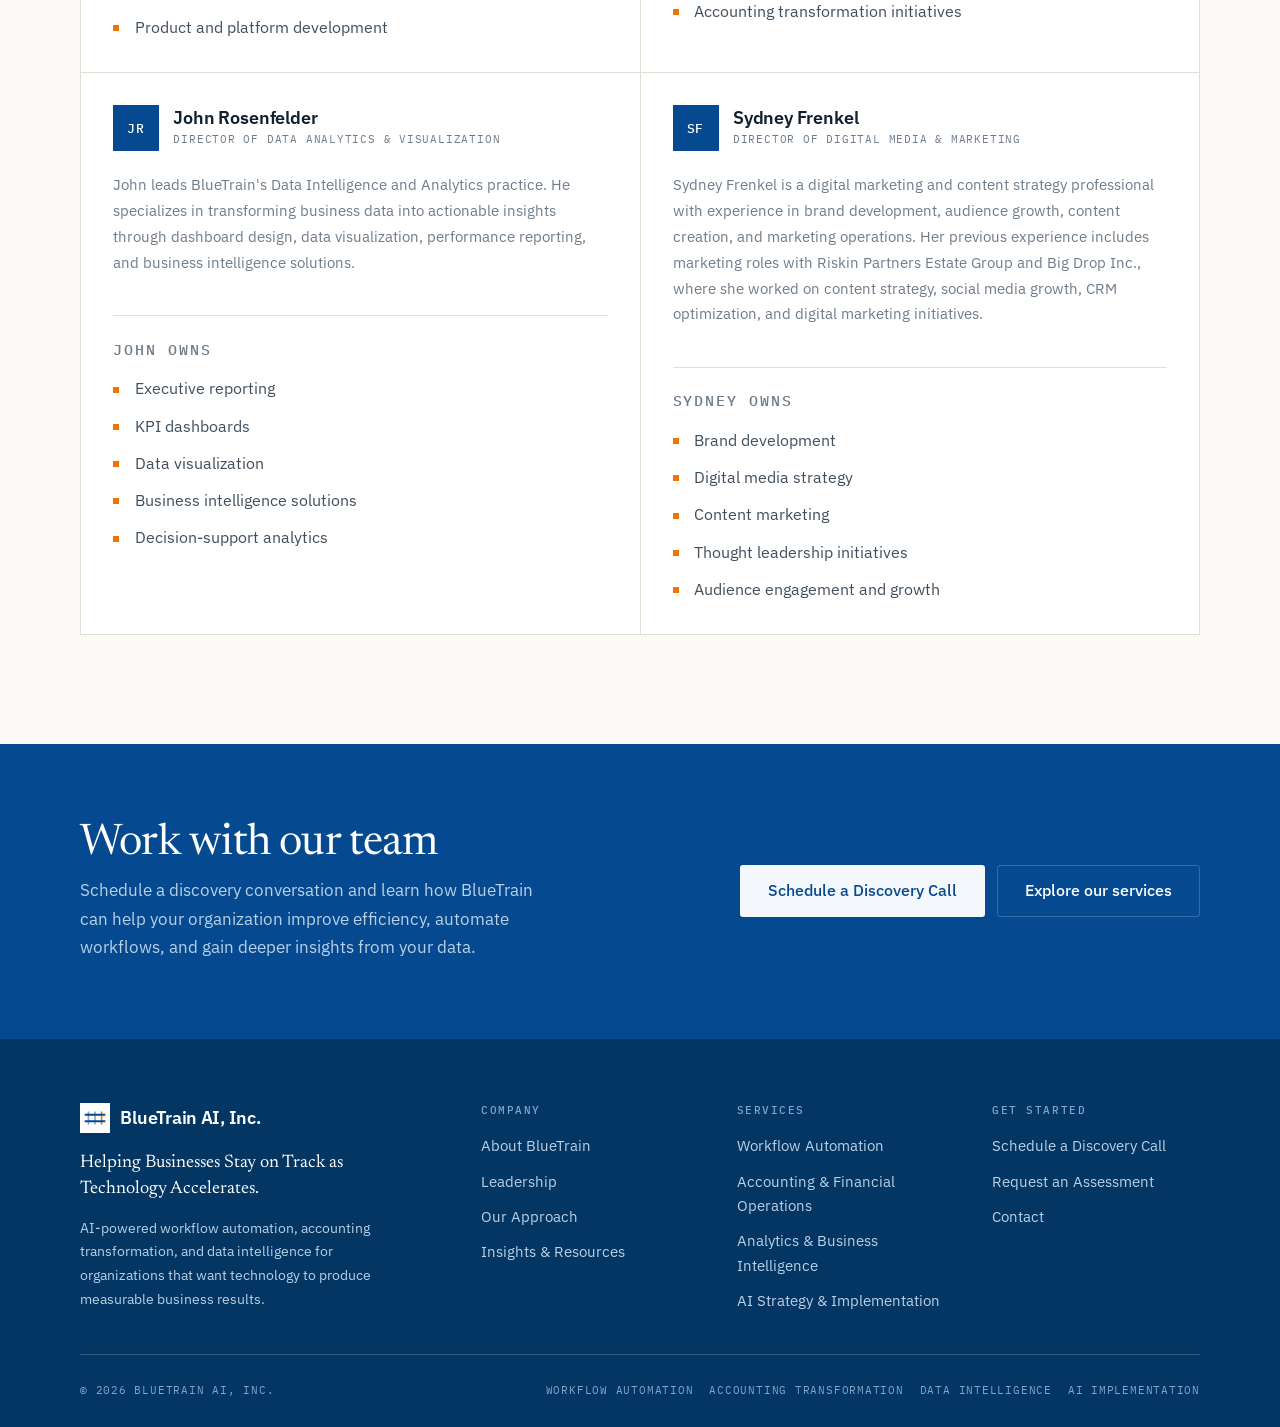
<file: leadership.html>
<!DOCTYPE html>
<html lang="en">
<head>
<meta charset="utf-8">
<meta name="viewport" content="width=device-width, initial-scale=1">
<title>Leadership | BlueTrain</title>
<meta name="description" content="Meet the BlueTrain leadership team: David Frenkel, Susan Eisenman, Noah Frenkel, Jennifer Grawunder, John Rosenfelder, and Sydney Frenkel.">
<link rel="icon" href="assets/img/favicon.svg" type="image/svg+xml">
<link rel="preconnect" href="https://fonts.googleapis.com">
<link rel="preconnect" href="https://fonts.gstatic.com" crossorigin>
<link href="https://fonts.googleapis.com/css2?family=IBM+Plex+Mono:wght@400;500&family=IBM+Plex+Sans:wght@400;500;600&family=Newsreader:ital,opsz,wght@0,6..72,300;0,6..72,400;0,6..72,500;1,6..72,400&display=swap" rel="stylesheet">
<link rel="stylesheet" href="assets/css/styles.css">
<meta property="og:type" content="website">
<meta property="og:title" content="Leadership | BlueTrain">
<meta property="og:description" content="Strategy, delivery, engineering, accounting, analytics, and marketing leadership.">
<script src="assets/js/main.js" defer></script>
</head>
<body>
<a class="skip-link" href="#main">Skip to content</a>
<header class="site-header">
  <div class="container site-header__inner">
    <a class="logo" href="index.html" aria-label="BlueTrain — home">
      <svg class="logo__mark" viewBox="0 0 32 32" aria-hidden="true" focusable="false">
        <rect width="32" height="32" fill="#054a91"/>
        <path d="M9 9v14M16 9v14" stroke="#81a4cd" stroke-width="1.7"/>
        <path d="M23 9v14" stroke="#f17300" stroke-width="1.7"/>
        <path d="M5 12.5h22M5 19.5h22" stroke="#ffffff" stroke-width="2.1"/>
      </svg>
      <span class="logo__text">BlueTrain</span>
    </a>

    <button class="nav-toggle" type="button" aria-expanded="false" aria-controls="primary-nav" aria-label="Open menu">
      <span class="nav-toggle__bars"></span>
    </button>

    <nav class="nav" id="primary-nav" aria-label="Primary">
      <a href="index.html">Home</a>
      <a href="about.html">About</a>
      <a href="services.html">Services</a>
      <a href="approach.html">Our Approach</a>
      <a href="leadership.html" aria-current="page">Leadership</a>
      <a href="insights.html">Insights</a>
      <a href="contact.html">Contact</a>
      <a class="btn btn--primary" href="contact.html">Schedule a Discovery Call</a>
    </nav>

    <a class="btn btn--primary header-cta" href="contact.html">Schedule a Discovery Call</a>
  </div>
</header>

<main id="main">

  <section class="hero page-hero">
    <div class="container">
      <div class="page-hero__inner stagger">
        <nav class="crumbs" aria-label="Breadcrumb"><a href="index.html">Home</a> <span aria-hidden="true">/</span> Leadership</nav>
        <h1>Leadership</h1>
        <p>A team that combines enterprise engineering, accounting and finance operations, analytics, delivery management, and marketing.</p>
      </div>
    </div>
  </section>

  <section class="section">
    <div class="container">
      <div class="lattice lattice--2 reveal">

        <article class="cell person">
          <div class="person__head">
            <span class="person__initials" aria-hidden="true">DF</span>
            <div>
              <h2 class="person__name">David Frenkel</h2>
              <span class="person__role">Founder &amp; Chief Executive Officer</span>
            </div>
          </div>
          <p>
            David Frenkel is the Founder and CEO of BlueTrain. He leads the company's strategic
            vision, client engagement, and business development initiatives, helping organizations
            modernize operations through workflow automation, accounting transformation, and data
            intelligence solutions.
          </p>
          <p>
            David focuses on helping businesses identify practical opportunities for
            technology-driven process improvement while ensuring successful adoption and measurable
            business outcomes.
          </p>
          <div class="person__lead">
            <p class="person__lead-title">David owns</p>
            <ul class="list">
              <li>Strategic vision and company direction</li>
              <li>Client engagement</li>
              <li>Business development initiatives</li>
              <li>Opportunity identification for process improvement</li>
              <li>Adoption and measurable business outcomes</li>
            </ul>
          </div>
        </article>

        <article class="cell person">
          <div class="person__head">
            <span class="person__initials" aria-hidden="true">SE</span>
            <div>
              <h2 class="person__name">Susan Eisenman</h2>
              <span class="person__role">EVP &amp; Head of Project Management</span>
            </div>
          </div>
          <p>
            Susan Eisenman is a technology delivery and client management professional with
            experience supporting enterprise software and professional services organizations. Her
            background includes client-facing leadership roles focused on implementation, project
            coordination, and customer success.
          </p>
          <p>
            Susan leads the execution and delivery of all BlueTrain client engagements, ensuring
            projects are delivered efficiently, consistently, and aligned with client goals.
          </p>
          <div class="person__lead">
            <p class="person__lead-title">Susan owns</p>
            <ul class="list">
              <li>Enterprise project delivery</li>
              <li>Client success initiatives</li>
              <li>Cross-functional coordination</li>
              <li>Quality assurance and execution standards</li>
              <li>Workflow implementation management</li>
            </ul>
          </div>
        </article>

        <article class="cell person">
          <div class="person__head">
            <span class="person__initials" aria-hidden="true">NF</span>
            <div>
              <h2 class="person__name">Noah Frenkel</h2>
              <span class="person__role">Chief Technology Officer</span>
            </div>
          </div>
          <p>
            Noah Frenkel is a Senior Software Developer at Amazon with experience building and
            maintaining large-scale production systems. He earned a Bachelor of Science in
            Engineering in Computer Science from the University of Michigan and participated in the
            Michigan Student Artificial Intelligence Lab (MSAIL).
          </p>
          <div class="person__lead">
            <p class="person__lead-title">Noah owns</p>
            <ul class="list">
              <li>Technical architecture</li>
              <li>AI systems development</li>
              <li>Security and compliance</li>
              <li>Software engineering standards</li>
              <li>Product and platform development</li>
            </ul>
          </div>
        </article>

        <article class="cell person">
          <div class="person__head">
            <span class="person__initials" aria-hidden="true">JG</span>
            <div>
              <h2 class="person__name">Jennifer Grawunder</h2>
              <span class="person__role">Director of Accounting Automation &amp; Financial Operations</span>
            </div>
          </div>
          <p>
            Jennifer leads BlueTrain's Accounting and Finance Automation practice. She specializes
            in identifying opportunities to improve accounting efficiency through workflow
            automation, AI-assisted financial operations, reporting enhancements, and process
            standardization.
          </p>
          <div class="person__lead">
            <p class="person__lead-title">Jennifer owns</p>
            <ul class="list">
              <li>Accounts payable and receivable workflows</li>
              <li>Financial process modernization</li>
              <li>Reporting automation</li>
              <li>Internal controls and operational efficiency</li>
              <li>Accounting transformation initiatives</li>
            </ul>
          </div>
        </article>

        <article class="cell person">
          <div class="person__head">
            <span class="person__initials" aria-hidden="true">JR</span>
            <div>
              <h2 class="person__name">John Rosenfelder</h2>
              <span class="person__role">Director of Data Analytics &amp; Visualization</span>
            </div>
          </div>
          <p>
            John leads BlueTrain's Data Intelligence and Analytics practice. He specializes in
            transforming business data into actionable insights through dashboard design, data
            visualization, performance reporting, and business intelligence solutions.
          </p>
          <div class="person__lead">
            <p class="person__lead-title">John owns</p>
            <ul class="list">
              <li>Executive reporting</li>
              <li>KPI dashboards</li>
              <li>Data visualization</li>
              <li>Business intelligence solutions</li>
              <li>Decision-support analytics</li>
            </ul>
          </div>
        </article>

        <article class="cell person">
          <div class="person__head">
            <span class="person__initials" aria-hidden="true">SF</span>
            <div>
              <h2 class="person__name">Sydney Frenkel</h2>
              <span class="person__role">Director of Digital Media &amp; Marketing</span>
            </div>
          </div>
          <p>
            Sydney Frenkel is a digital marketing and content strategy professional with experience
            in brand development, audience growth, content creation, and marketing operations. Her
            previous experience includes marketing roles with Riskin Partners Estate Group and Big
            Drop Inc., where she worked on content strategy, social media growth, CRM optimization,
            and digital marketing initiatives.
          </p>
          <div class="person__lead">
            <p class="person__lead-title">Sydney owns</p>
            <ul class="list">
              <li>Brand development</li>
              <li>Digital media strategy</li>
              <li>Content marketing</li>
              <li>Thought leadership initiatives</li>
              <li>Audience engagement and growth</li>
            </ul>
          </div>
        </article>

      </div>
    </div>
  </section>

  <section class="cta">
    <div class="container cta__inner">
      <div>
        <h2>Work with our team</h2>
        <p>
          Schedule a discovery conversation and learn how BlueTrain can help your organization
          improve efficiency, automate workflows, and gain deeper insights from your data.
        </p>
      </div>
      <div class="btn-row">
        <a class="btn btn--light btn--lg" href="contact.html">Schedule a Discovery Call</a>
        <a class="btn btn--outline-light btn--lg" href="services.html">Explore our services</a>
      </div>
    </div>
  </section>

</main>

<footer class="site-footer">
  <div class="container">
    <div class="footer-grid">
      <div class="footer-brand">
        <a class="logo" href="index.html">
          <svg class="logo__mark" viewBox="0 0 32 32" aria-hidden="true" focusable="false">
            <rect width="32" height="32" fill="#ffffff"/>
            <path d="M9 9v14M16 9v14" stroke="#81a4cd" stroke-width="1.7"/>
            <path d="M23 9v14" stroke="#f17300" stroke-width="1.7"/>
            <path d="M5 12.5h22M5 19.5h22" stroke="#054a91" stroke-width="2.1"/>
          </svg>
          <span class="logo__text">BlueTrain AI, Inc.</span>
        </a>
        <p class="footer-tagline">Helping Businesses Stay on Track as Technology Accelerates.</p>
        <p class="footer-desc">
          AI-powered workflow automation, accounting transformation, and data intelligence for
          organizations that want technology to produce measurable business results.
        </p>
      </div>

      <nav class="footer-col" aria-label="Company">
        <h4>Company</h4>
        <ul>
          <li><a href="about.html">About BlueTrain</a></li>
          <li><a href="leadership.html">Leadership</a></li>
          <li><a href="approach.html">Our Approach</a></li>
          <li><a href="insights.html">Insights &amp; Resources</a></li>
        </ul>
      </nav>

      <nav class="footer-col" aria-label="Services">
        <h4>Services</h4>
        <ul>
          <li><a href="services.html#workflow">Workflow Automation</a></li>
          <li><a href="services.html#accounting">Accounting &amp; Financial Operations</a></li>
          <li><a href="services.html#analytics">Analytics &amp; Business Intelligence</a></li>
          <li><a href="services.html#strategy">AI Strategy &amp; Implementation</a></li>
        </ul>
      </nav>

      <nav class="footer-col" aria-label="Get started">
        <h4>Get Started</h4>
        <ul>
          <li><a href="contact.html">Schedule a Discovery Call</a></li>
          <li><a href="contact.html#assessment">Request an Assessment</a></li>
          <li><a href="contact.html">Contact</a></li>
        </ul>
      </nav>
    </div>

    <div class="footer-bottom">
      <span>&copy; <span data-year>2026</span> BlueTrain AI, Inc.</span>
      <span class="footer-services">
        <span>Workflow Automation</span>
        <span>Accounting Transformation</span>
        <span>Data Intelligence</span>
        <span>AI Implementation</span>
      </span>
    </div>
  </div>
</footer>
</body>
</html>
</file>
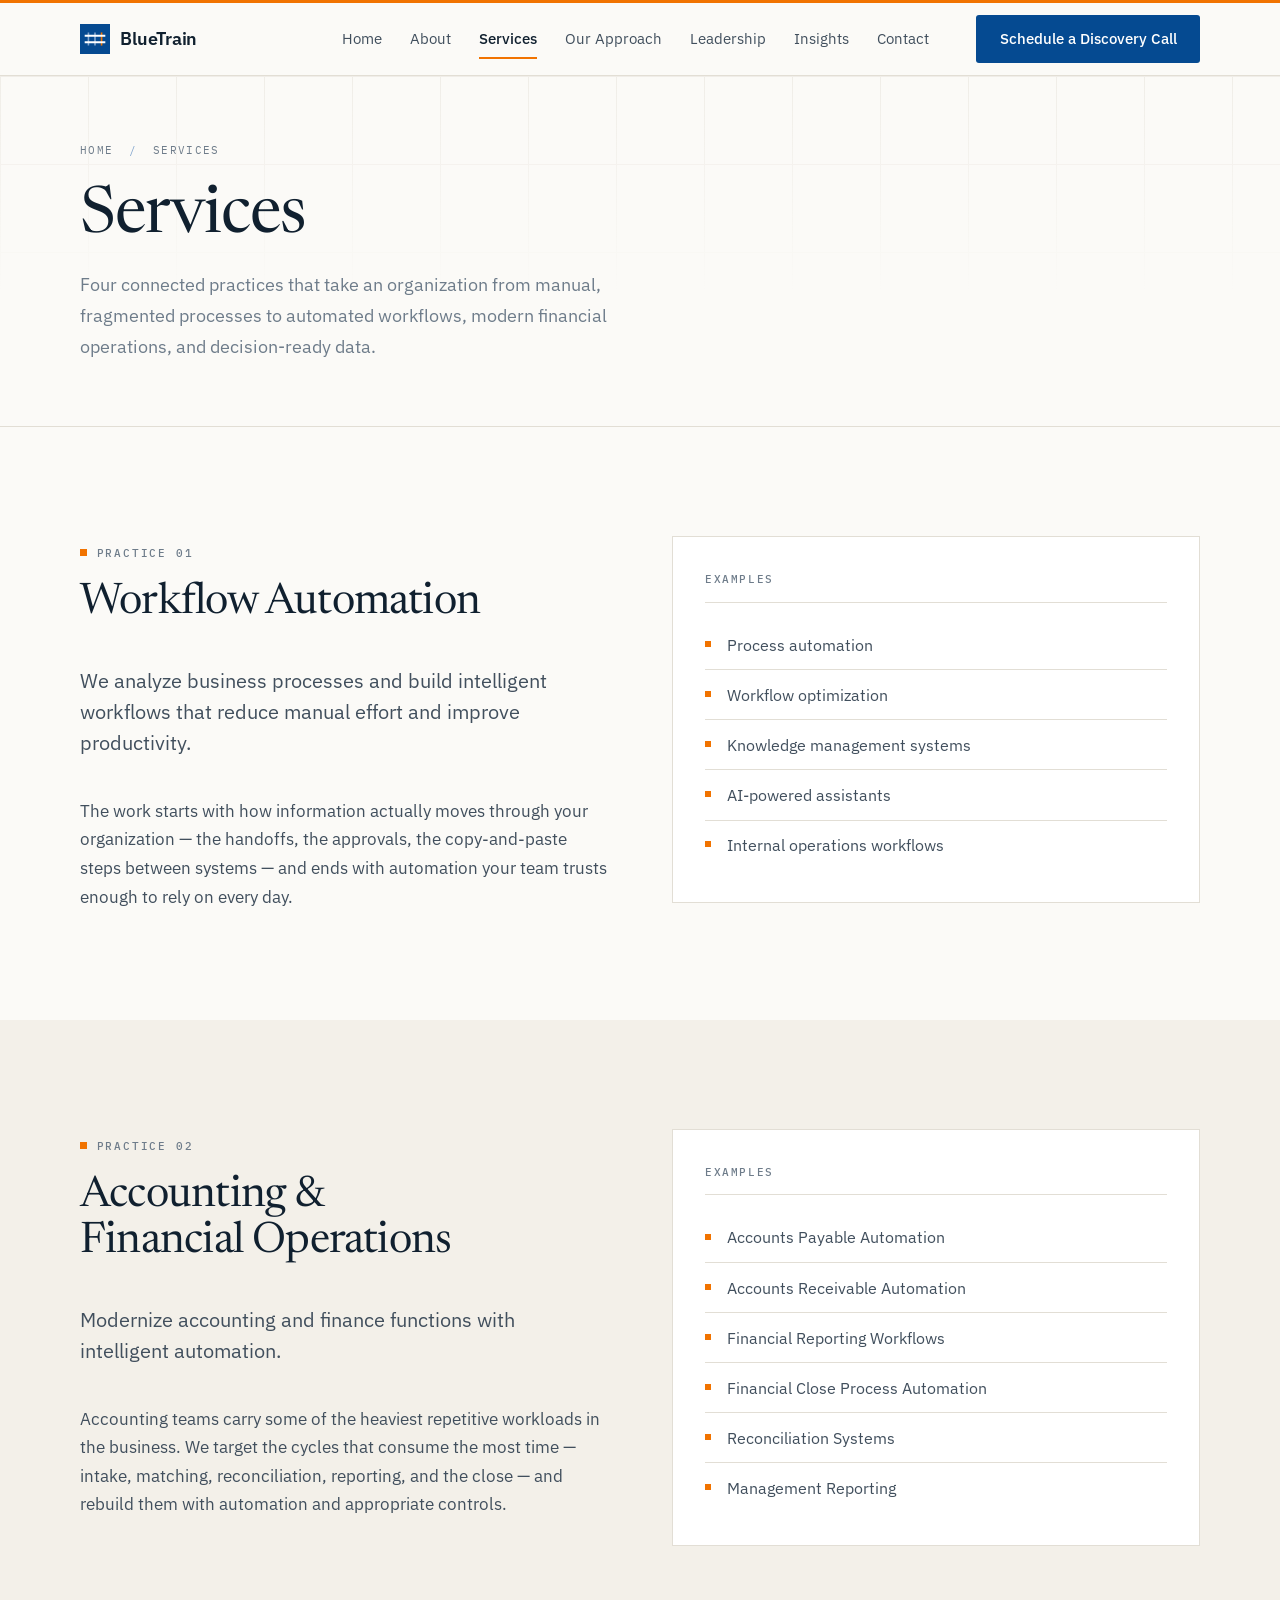
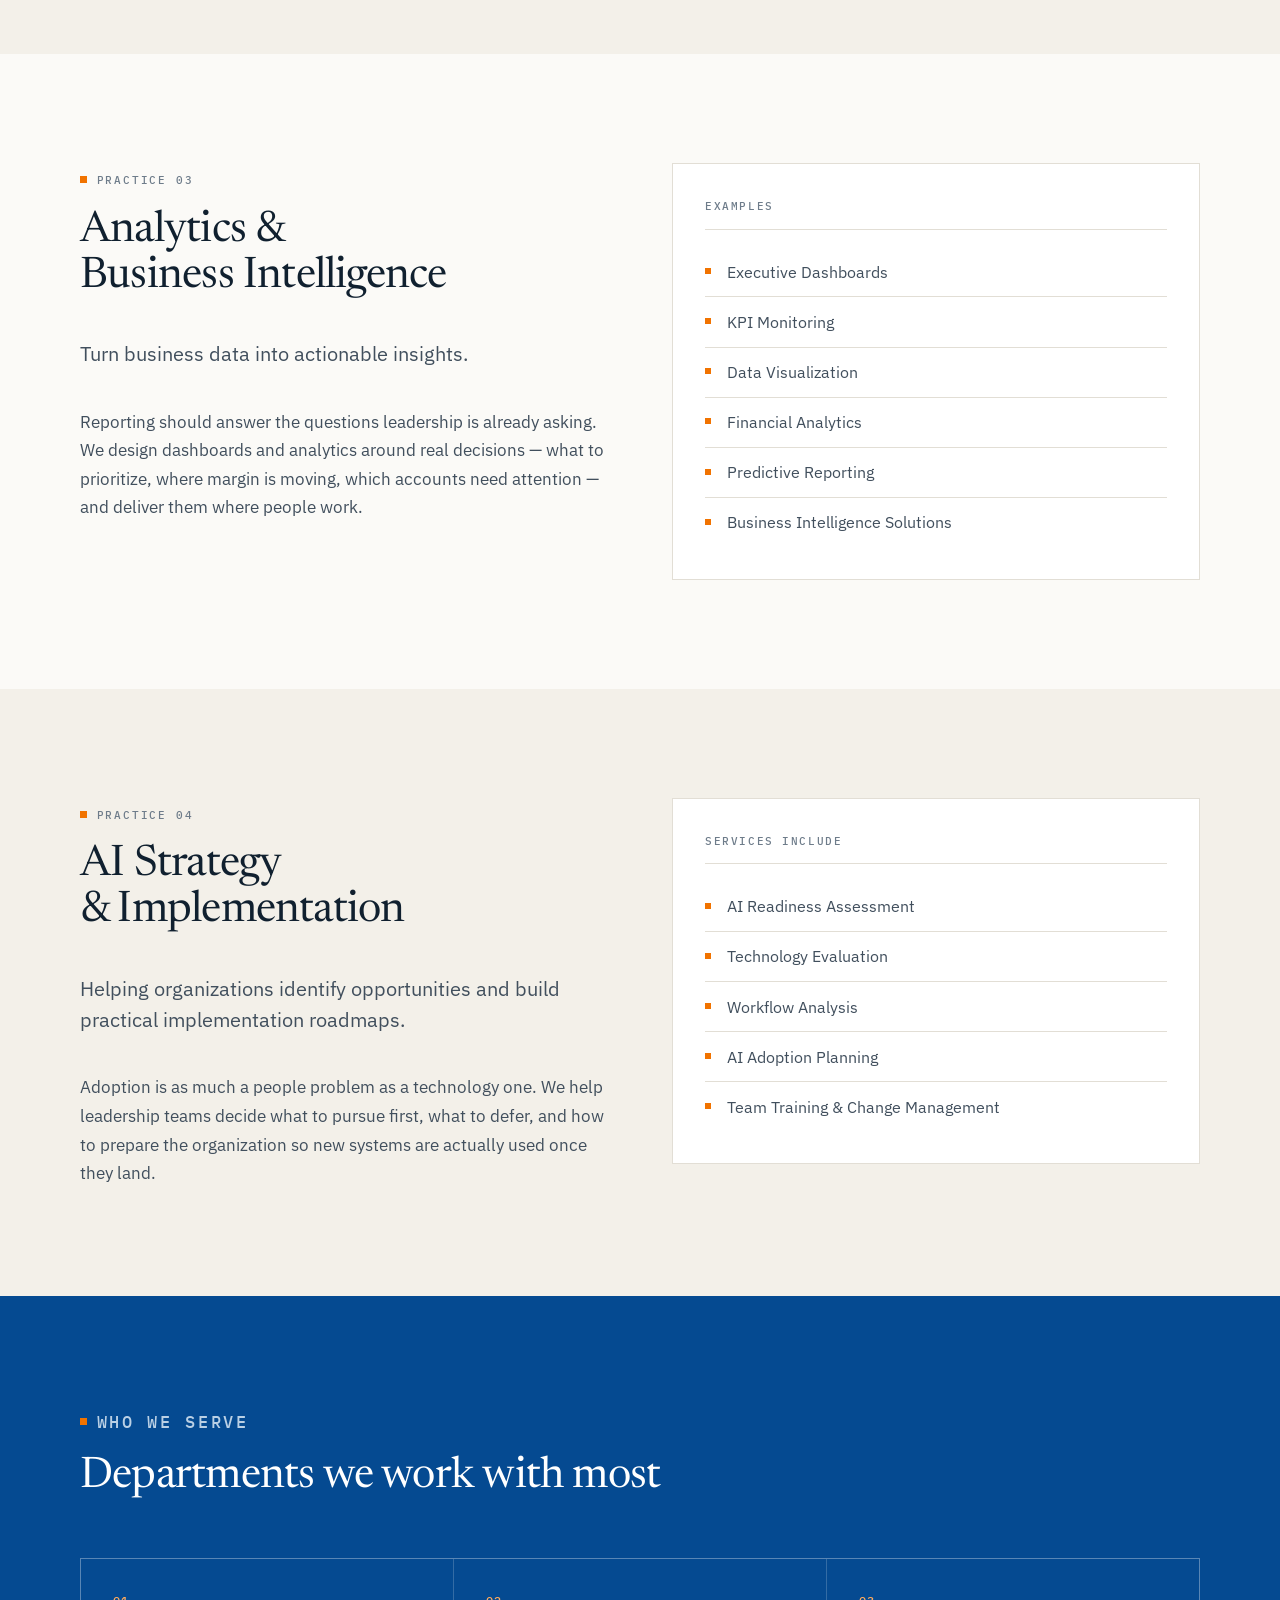
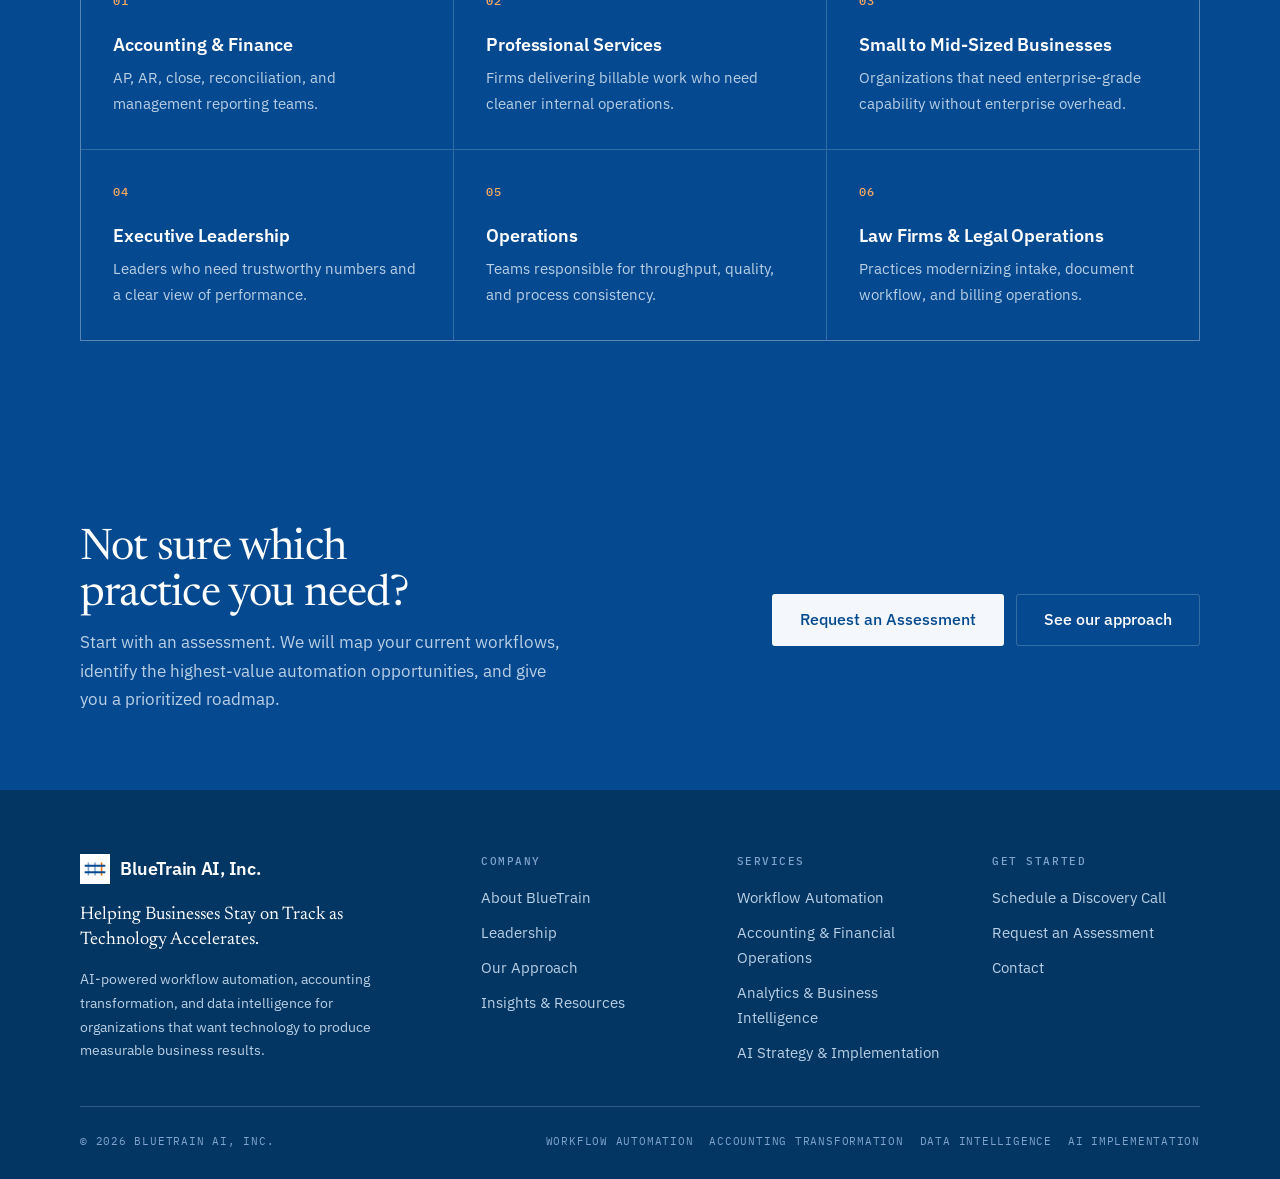
<file: services.html>
<!DOCTYPE html>
<html lang="en">
<head>
<meta charset="utf-8">
<meta name="viewport" content="width=device-width, initial-scale=1">
<title>Services — Workflow Automation, Accounting Operations, Analytics &amp; AI Strategy | BlueTrain</title>
<meta name="description" content="Workflow automation, accounting and financial operations modernization, analytics and business intelligence, and AI strategy and implementation from BlueTrain.">
<link rel="icon" href="assets/img/favicon.svg" type="image/svg+xml">
<link rel="preconnect" href="https://fonts.googleapis.com">
<link rel="preconnect" href="https://fonts.gstatic.com" crossorigin>
<link href="https://fonts.googleapis.com/css2?family=IBM+Plex+Mono:wght@400;500&family=IBM+Plex+Sans:wght@400;500;600&family=Newsreader:ital,opsz,wght@0,6..72,300;0,6..72,400;0,6..72,500;1,6..72,400&display=swap" rel="stylesheet">
<link rel="stylesheet" href="assets/css/styles.css">
<meta property="og:type" content="website">
<meta property="og:title" content="Services | BlueTrain">
<meta property="og:description" content="AI-powered workflows, accounting automation, business intelligence, and practical AI implementation roadmaps.">
<script src="assets/js/main.js" defer></script>
</head>
<body>
<a class="skip-link" href="#main">Skip to content</a>
<header class="site-header">
  <div class="container site-header__inner">
    <a class="logo" href="index.html" aria-label="BlueTrain — home">
      <svg class="logo__mark" viewBox="0 0 32 32" aria-hidden="true" focusable="false">
        <rect width="32" height="32" fill="#054a91"/>
        <path d="M9 9v14M16 9v14" stroke="#81a4cd" stroke-width="1.7"/>
        <path d="M23 9v14" stroke="#f17300" stroke-width="1.7"/>
        <path d="M5 12.5h22M5 19.5h22" stroke="#ffffff" stroke-width="2.1"/>
      </svg>
      <span class="logo__text">BlueTrain</span>
    </a>

    <button class="nav-toggle" type="button" aria-expanded="false" aria-controls="primary-nav" aria-label="Open menu">
      <span class="nav-toggle__bars"></span>
    </button>

    <nav class="nav" id="primary-nav" aria-label="Primary">
      <a href="index.html">Home</a>
      <a href="about.html">About</a>
      <a href="services.html" aria-current="page">Services</a>
      <a href="approach.html">Our Approach</a>
      <a href="leadership.html">Leadership</a>
      <a href="insights.html">Insights</a>
      <a href="contact.html">Contact</a>
      <a class="btn btn--primary" href="contact.html">Schedule a Discovery Call</a>
    </nav>

    <a class="btn btn--primary header-cta" href="contact.html">Schedule a Discovery Call</a>
  </div>
</header>

<main id="main">

  <section class="hero page-hero">
    <div class="container">
      <div class="page-hero__inner stagger">
        <nav class="crumbs" aria-label="Breadcrumb"><a href="index.html">Home</a> <span aria-hidden="true">/</span> Services</nav>
        <h1>Services</h1>
        <p>Four connected practices that take an organization from manual, fragmented processes to automated workflows, modern financial operations, and decision-ready data.</p>
      </div>
    </div>
  </section>

  <section class="section" id="workflow">
    <div class="container">
      <div class="split">
        <div class="reveal">
          <p class="eyebrow">Practice 01</p>
          <h2>Workflow Automation</h2>
          <p class="lede mt">
            We analyze business processes and build intelligent workflows that reduce manual effort
            and improve productivity.
          </p>
          <p class="mt">
            The work starts with how information actually moves through your organization — the
            handoffs, the approvals, the copy-and-paste steps between systems — and ends with
            automation your team trusts enough to rely on every day.
          </p>
        </div>

        <div class="box reveal">
          <p class="box__title">Examples</p>
          <ul class="list list--rule">
            <li>Process automation</li>
            <li>Workflow optimization</li>
            <li>Knowledge management systems</li>
            <li>AI-powered assistants</li>
            <li>Internal operations workflows</li>
          </ul>
        </div>
      </div>
    </div>
  </section>

  <section class="section section--alt" id="accounting">
    <div class="container">
      <div class="split">
        <div class="reveal">
          <p class="eyebrow">Practice 02</p>
          <h2>Accounting &amp; Financial Operations</h2>
          <p class="lede mt">Modernize accounting and finance functions with intelligent automation.</p>
          <p class="mt">
            Accounting teams carry some of the heaviest repetitive workloads in the business. We
            target the cycles that consume the most time — intake, matching, reconciliation,
            reporting, and the close — and rebuild them with automation and appropriate controls.
          </p>
        </div>

        <div class="box reveal">
          <p class="box__title">Examples</p>
          <ul class="list list--rule">
            <li>Accounts Payable Automation</li>
            <li>Accounts Receivable Automation</li>
            <li>Financial Reporting Workflows</li>
            <li>Financial Close Process Automation</li>
            <li>Reconciliation Systems</li>
            <li>Management Reporting</li>
          </ul>
        </div>
      </div>
    </div>
  </section>

  <section class="section" id="analytics">
    <div class="container">
      <div class="split">
        <div class="reveal">
          <p class="eyebrow">Practice 03</p>
          <h2>Analytics &amp; Business Intelligence</h2>
          <p class="lede mt">Turn business data into actionable insights.</p>
          <p class="mt">
            Reporting should answer the questions leadership is already asking. We design
            dashboards and analytics around real decisions — what to prioritize, where margin is
            moving, which accounts need attention — and deliver them where people work.
          </p>
        </div>

        <div class="box reveal">
          <p class="box__title">Examples</p>
          <ul class="list list--rule">
            <li>Executive Dashboards</li>
            <li>KPI Monitoring</li>
            <li>Data Visualization</li>
            <li>Financial Analytics</li>
            <li>Predictive Reporting</li>
            <li>Business Intelligence Solutions</li>
          </ul>
        </div>
      </div>
    </div>
  </section>

  <section class="section section--alt" id="strategy">
    <div class="container">
      <div class="split">
        <div class="reveal">
          <p class="eyebrow">Practice 04</p>
          <h2>AI Strategy &amp; Implementation</h2>
          <p class="lede mt">
            Helping organizations identify opportunities and build practical implementation
            roadmaps.
          </p>
          <p class="mt">
            Adoption is as much a people problem as a technology one. We help leadership teams
            decide what to pursue first, what to defer, and how to prepare the organization so new
            systems are actually used once they land.
          </p>
        </div>

        <div class="box reveal">
          <p class="box__title">Services include</p>
          <ul class="list list--rule">
            <li>AI Readiness Assessment</li>
            <li>Technology Evaluation</li>
            <li>Workflow Analysis</li>
            <li>AI Adoption Planning</li>
            <li>Team Training &amp; Change Management</li>
          </ul>
        </div>
      </div>
    </div>
  </section>

  <section class="section section--blue">
    <div class="container">
      <div class="section-head reveal">
        <p class="eyebrow">Who We Serve</p>
        <h2>Departments we work with most</h2>
      </div>

      <div class="lattice lattice--3 lattice--dark reveal">
        <article class="cell"><p class="cell__index">01</p><h3>Accounting &amp; Finance</h3><p>AP, AR, close, reconciliation, and management reporting teams.</p></article>
        <article class="cell"><p class="cell__index">02</p><h3>Professional Services</h3><p>Firms delivering billable work who need cleaner internal operations.</p></article>
        <article class="cell"><p class="cell__index">03</p><h3>Small to Mid-Sized Businesses</h3><p>Organizations that need enterprise-grade capability without enterprise overhead.</p></article>
        <article class="cell"><p class="cell__index">04</p><h3>Executive Leadership</h3><p>Leaders who need trustworthy numbers and a clear view of performance.</p></article>
        <article class="cell"><p class="cell__index">05</p><h3>Operations</h3><p>Teams responsible for throughput, quality, and process consistency.</p></article>
        <article class="cell"><p class="cell__index">06</p><h3>Law Firms &amp; Legal Operations</h3><p>Practices modernizing intake, document workflow, and billing operations.</p></article>
      </div>
    </div>
  </section>

  <section class="cta">
    <div class="container cta__inner">
      <div>
        <h2>Not sure which practice you need?</h2>
        <p>
          Start with an assessment. We will map your current workflows, identify the
          highest-value automation opportunities, and give you a prioritized roadmap.
        </p>
      </div>
      <div class="btn-row">
        <a class="btn btn--light btn--lg" href="contact.html#assessment">Request an Assessment</a>
        <a class="btn btn--outline-light btn--lg" href="approach.html">See our approach</a>
      </div>
    </div>
  </section>

</main>

<footer class="site-footer">
  <div class="container">
    <div class="footer-grid">
      <div class="footer-brand">
        <a class="logo" href="index.html">
          <svg class="logo__mark" viewBox="0 0 32 32" aria-hidden="true" focusable="false">
            <rect width="32" height="32" fill="#ffffff"/>
            <path d="M9 9v14M16 9v14" stroke="#81a4cd" stroke-width="1.7"/>
            <path d="M23 9v14" stroke="#f17300" stroke-width="1.7"/>
            <path d="M5 12.5h22M5 19.5h22" stroke="#054a91" stroke-width="2.1"/>
          </svg>
          <span class="logo__text">BlueTrain AI, Inc.</span>
        </a>
        <p class="footer-tagline">Helping Businesses Stay on Track as Technology Accelerates.</p>
        <p class="footer-desc">
          AI-powered workflow automation, accounting transformation, and data intelligence for
          organizations that want technology to produce measurable business results.
        </p>
      </div>

      <nav class="footer-col" aria-label="Company">
        <h4>Company</h4>
        <ul>
          <li><a href="about.html">About BlueTrain</a></li>
          <li><a href="leadership.html">Leadership</a></li>
          <li><a href="approach.html">Our Approach</a></li>
          <li><a href="insights.html">Insights &amp; Resources</a></li>
        </ul>
      </nav>

      <nav class="footer-col" aria-label="Services">
        <h4>Services</h4>
        <ul>
          <li><a href="services.html#workflow">Workflow Automation</a></li>
          <li><a href="services.html#accounting">Accounting &amp; Financial Operations</a></li>
          <li><a href="services.html#analytics">Analytics &amp; Business Intelligence</a></li>
          <li><a href="services.html#strategy">AI Strategy &amp; Implementation</a></li>
        </ul>
      </nav>

      <nav class="footer-col" aria-label="Get started">
        <h4>Get Started</h4>
        <ul>
          <li><a href="contact.html">Schedule a Discovery Call</a></li>
          <li><a href="contact.html#assessment">Request an Assessment</a></li>
          <li><a href="contact.html">Contact</a></li>
        </ul>
      </nav>
    </div>

    <div class="footer-bottom">
      <span>&copy; <span data-year>2026</span> BlueTrain AI, Inc.</span>
      <span class="footer-services">
        <span>Workflow Automation</span>
        <span>Accounting Transformation</span>
        <span>Data Intelligence</span>
        <span>AI Implementation</span>
      </span>
    </div>
  </div>
</footer>
</body>
</html>
</file>
<file: assets/css/styles.css>
/* ==========================================================================
   BlueTrain — global stylesheet

   Design language: flat colour, hairline rules, editorial serif headlines,
   monospaced labels. No gradients, no drop shadows — structure comes from
   1px lattices and generous whitespace.

   Palette: https://coolors.co/054a91-3e7cb1-81a4cd-dbe4ee-f17300
   ========================================================================== */

/* --------------------------------------------------------------------------
   1. Tokens
   -------------------------------------------------------------------------- */
:root {
  /* Brand */
  --blue: #054a91;
  --blue-mid: #3e7cb1;
  --blue-soft: #81a4cd;
  --blue-pale: #dbe4ee;
  --accent: #f17300;
  /* #f17300 is reserved for graphic elements (rules, squares, borders). Text
     needs more contrast, so these shifted tints carry the accent in type. */
  --accent-text: #b35a00; /* 4.6:1 on paper */
  --accent-on-dark: #ffab5e; /* 4.6:1 on the brand blues */

  /* Darkened brand shade, used for the footer only */
  --blue-deep: #033663;

  /* Neutrals — a warm paper ground against the cool blues */
  --paper: #fbfaf7;
  --paper-alt: #f3f0e9;
  --surface: #ffffff;
  --ink: #10202f;
  --body: #414f5d;
  --muted: #6e7c8a;
  --rule: #e2ded5;

  /* On dark blue */
  --on-dark: #f4f8fc;
  --on-dark-muted: #bad0e5;
  --rule-dark: rgba(219, 228, 238, 0.22);

  /* Type */
  --serif: "Newsreader", "Iowan Old Style", "Palatino Linotype", Palatino,
    Georgia, serif;
  --sans: "IBM Plex Sans", "Segoe UI", Roboto, Helvetica, Arial, sans-serif;
  --mono: "IBM Plex Mono", ui-monospace, SFMono-Regular, Menlo, Consolas,
    monospace;

  /* Rhythm */
  --container: 1200px;
  --narrow: 820px;
  --radius: 3px;
  --section-y: clamp(4.5rem, 8.5vw, 7.5rem);
  --ease: cubic-bezier(0.2, 0.7, 0.25, 1);
}

/* --------------------------------------------------------------------------
   2. Base
   -------------------------------------------------------------------------- */
*,
*::before,
*::after {
  box-sizing: border-box;
}

html {
  -webkit-text-size-adjust: 100%;
  scroll-behavior: smooth;
  scroll-padding-top: 96px;
}

body {
  margin: 0;
  font-family: var(--sans);
  font-size: 17px;
  line-height: 1.68;
  color: var(--body);
  background: var(--paper);
  -webkit-font-smoothing: antialiased;
  -moz-osx-font-smoothing: grayscale;
  overflow-x: hidden;
}

img,
svg {
  max-width: 100%;
  display: block;
}

h1,
h2,
h3,
h4 {
  color: var(--ink);
  margin: 0 0 0.55em;
  text-wrap: balance;
}

/* Serif for section headlines — the editorial voice of the page. */
h1,
h2 {
  font-family: var(--serif);
  font-weight: 400;
  line-height: 1.06;
  letter-spacing: -0.018em;
}

h1 {
  font-size: clamp(2.6rem, 5.2vw, 4.05rem);
}

h2 {
  font-size: clamp(1.95rem, 3.4vw, 2.85rem);
}

/* Sans for component titles — keeps hierarchy legible at small sizes. */
h3,
h4 {
  font-family: var(--sans);
  font-weight: 600;
  line-height: 1.3;
  letter-spacing: -0.005em;
}

h3 {
  font-size: 1.1rem;
}

h4 {
  font-size: 0.97rem;
}

p {
  margin: 0 0 1.1em;
}

p:last-child {
  margin-bottom: 0;
}

a {
  color: var(--blue);
  text-decoration: none;
  transition: color 0.18s var(--ease);
}

a:hover {
  color: var(--accent-text);
}

ul,
ol {
  margin: 0;
  padding: 0;
  list-style: none;
}

strong {
  color: var(--ink);
  font-weight: 600;
}

:focus-visible {
  outline: 2px solid var(--accent-text);
  outline-offset: 3px;
}

::selection {
  background: var(--blue-pale);
  color: var(--ink);
}

/* --------------------------------------------------------------------------
   3. Layout
   -------------------------------------------------------------------------- */
.container {
  width: 100%;
  max-width: var(--container);
  margin-inline: auto;
  padding-inline: clamp(1.25rem, 4vw, 2.5rem);
}

.container--narrow {
  max-width: var(--narrow);
}

.section {
  padding-block: var(--section-y);
  position: relative;
}

.section--alt {
  background: var(--paper-alt);
}

.section--pale {
  background: var(--blue-pale);
}

.section--blue {
  background: var(--blue);
  color: var(--on-dark-muted);
}

.section--blue h2,
.section--blue h3,
.section--blue h4 {
  color: #fff;
}

.section--hair {
  border-top: 1px solid var(--rule);
}

.section-head {
  max-width: 46rem;
  margin-bottom: clamp(2.5rem, 4.5vw, 3.75rem);
}

.section-head p {
  font-size: 1.05rem;
  color: var(--muted);
  max-width: 40rem;
}

.section--blue .section-head p {
  color: var(--on-dark-muted);
}

/* Monospaced label with a small square marker — sits above every section. */
.eyebrow {
  display: inline-flex;
  align-items: center;
  gap: 0.6rem;
  font-family: var(--mono);
  font-size: 0.71rem;
  font-weight: 500;
  letter-spacing: 0.16em;
  text-transform: uppercase;
  color: var(--muted);
  margin-bottom: 1.15rem;
}

.eyebrow::before {
  content: "";
  width: 7px;
  height: 7px;
  background: var(--accent);
  flex-shrink: 0;
}

.section--blue .eyebrow {
  color: var(--blue-soft);
}

.lede {
  font-size: clamp(1.06rem, 1.6vw, 1.22rem);
  line-height: 1.6;
  color: var(--body);
}

.section--blue .lede {
  color: var(--on-dark-muted);
}

.split {
  display: grid;
  grid-template-columns: repeat(auto-fit, minmax(310px, 1fr));
  gap: clamp(2rem, 5vw, 4.5rem);
  align-items: start;
}

.split--center {
  align-items: center;
}

/* --------------------------------------------------------------------------
   4. Lattice — bordered grid, the structural workhorse of the site
   -------------------------------------------------------------------------- */
.lattice {
  display: grid;
  gap: 1px;
  background: var(--rule);
  border: 1px solid var(--rule);
}

.lattice > * {
  background: var(--surface);
  padding: clamp(1.5rem, 2.5vw, 2.1rem);
}

.lattice--2 {
  grid-template-columns: repeat(2, minmax(0, 1fr));
}

.lattice--3 {
  grid-template-columns: repeat(3, minmax(0, 1fr));
}

.lattice--5 {
  grid-template-columns: repeat(5, minmax(0, 1fr));
}

/* Cell counts are chosen to fill each row exactly — an orphaned grid area
   would show the lattice's rule colour as a solid block. */
@media (max-width: 1000px) {
  .lattice--5 {
    grid-template-columns: 1fr;
  }
}

@media (max-width: 860px) {
  .lattice--3 {
    grid-template-columns: 1fr;
  }
}

@media (max-width: 620px) {
  .lattice--2 {
    grid-template-columns: 1fr;
  }
}

.lattice--dark {
  background: var(--rule-dark);
  border-color: var(--rule-dark);
}

.lattice--dark > * {
  background: var(--blue);
}

.lattice--alt > * {
  background: var(--paper);
}

.cell {
  display: flex;
  flex-direction: column;
  transition: background 0.2s var(--ease);
}

.lattice:not(.lattice--dark) .cell:hover {
  background: var(--paper);
}

.lattice--dark .cell:hover {
  background: #06559f;
}

.cell .cell__index {
  font-family: var(--mono);
  font-size: 0.72rem;
  font-weight: 500;
  letter-spacing: 0.1em;
  color: var(--accent-text);
  margin-bottom: 1.5rem;
}

.lattice--dark .cell .cell__index {
  color: var(--accent-on-dark);
}

.cell h3 {
  margin-bottom: 0.5rem;
}

.cell p {
  color: var(--muted);
  font-size: 0.96rem;
}

.lattice--dark .cell p {
  color: var(--on-dark-muted);
}

.cell__foot {
  margin-top: auto;
  padding-top: 1.5rem;
}

.cell__icon {
  width: 32px;
  height: 32px;
  margin-bottom: 1.35rem;
  color: var(--blue);
}

.cell__icon svg {
  width: 100%;
  height: 100%;
}

/* --------------------------------------------------------------------------
   5. Buttons & links
   -------------------------------------------------------------------------- */
.btn {
  display: inline-flex;
  align-items: center;
  justify-content: center;
  gap: 0.5rem;
  padding: 0.82rem 1.4rem;
  border: 1px solid transparent;
  border-radius: var(--radius);
  font-family: var(--sans);
  font-size: 0.94rem;
  font-weight: 500;
  line-height: 1.25;
  cursor: pointer;
  text-align: center;
  transition: background 0.18s var(--ease), color 0.18s var(--ease),
    border-color 0.18s var(--ease);
}

.btn--primary {
  background: var(--blue);
  color: #fff;
}

.btn--primary:hover {
  background: var(--ink);
  color: #fff;
}

.btn--secondary {
  background: transparent;
  border-color: #cdc8bd;
  color: var(--ink);
}

.btn--secondary:hover {
  border-color: var(--accent);
  color: var(--accent-text);
}

.btn--light {
  background: var(--on-dark);
  color: var(--blue);
}

.btn--light:hover {
  background: var(--accent);
  color: #fff;
}

.btn--outline-light {
  background: transparent;
  border-color: var(--rule-dark);
  color: #fff;
}

.btn--outline-light:hover {
  border-color: var(--accent-on-dark);
  color: var(--accent-on-dark);
}

.btn--lg {
  padding: 0.95rem 1.7rem;
  font-size: 0.98rem;
}

.btn-row {
  display: flex;
  flex-wrap: wrap;
  gap: 0.7rem;
}

/* Text link with a rule that draws in on hover */
.link {
  display: inline-flex;
  align-items: center;
  gap: 0.45rem;
  position: relative;
  padding-bottom: 0.3rem;
  font-family: var(--mono);
  font-size: 0.75rem;
  font-weight: 500;
  letter-spacing: 0.1em;
  text-transform: uppercase;
  color: var(--blue);
}

.link::after {
  content: "";
  position: absolute;
  left: 0;
  bottom: 0;
  width: 100%;
  height: 1px;
  background: var(--accent);
  transform: scaleX(0);
  transform-origin: left;
  transition: transform 0.28s var(--ease);
}

.link:hover {
  color: var(--accent-text);
}

.section--blue .link:hover {
  color: var(--accent-on-dark);
}

.link:hover::after {
  transform: scaleX(1);
}

.link svg {
  transition: transform 0.22s var(--ease);
}

.link:hover svg {
  transform: translateX(3px);
}

.section--blue .link {
  color: #fff;
}

/* --------------------------------------------------------------------------
   6. Header
   -------------------------------------------------------------------------- */
.skip-link {
  position: absolute;
  left: 50%;
  top: 0;
  transform: translate(-50%, -140%);
  z-index: 200;
  background: var(--ink);
  color: #fff;
  padding: 0.7rem 1.2rem;
  font-size: 0.9rem;
  transition: transform 0.2s var(--ease);
}

.skip-link:focus {
  transform: translate(-50%, 0);
  color: #fff;
}

.site-header {
  position: sticky;
  top: 0;
  z-index: 100;
  background: var(--paper);
  border-top: 3px solid var(--accent);
  border-bottom: 1px solid var(--rule);
}

.site-header__inner {
  display: flex;
  align-items: center;
  gap: 1.5rem;
  min-height: 72px;
}

.logo {
  display: inline-flex;
  align-items: center;
  gap: 0.65rem;
  color: var(--ink);
  flex-shrink: 0;
}

.logo:hover {
  color: var(--ink);
}

.logo__mark {
  width: 30px;
  height: 30px;
  flex-shrink: 0;
}

.logo__text {
  font-size: 1.12rem;
  font-weight: 600;
  letter-spacing: -0.015em;
}

.nav {
  display: flex;
  align-items: center;
  gap: 0.35rem;
  margin-left: auto;
}

.nav a {
  position: relative;
  padding: 0.45rem 0.7rem;
  font-size: 0.92rem;
  color: var(--body);
  white-space: nowrap;
}

.nav a::after {
  content: "";
  position: absolute;
  left: 0.7rem;
  right: 0.7rem;
  bottom: 0;
  height: 2px;
  background: var(--accent);
  transform: scaleX(0);
  transform-origin: left;
  transition: transform 0.22s var(--ease);
}

.nav a:hover {
  color: var(--ink);
}

.nav a:hover::after,
.nav a[aria-current="page"]::after {
  transform: scaleX(1);
}

.nav a[aria-current="page"] {
  color: var(--ink);
  font-weight: 500;
}

.header-cta {
  flex-shrink: 0;
  margin-left: 0.75rem;
}

/* The nav carries its own CTA for the mobile menu only. */
.nav > .btn {
  display: none;
}

.nav-toggle {
  display: none;
  width: 42px;
  height: 42px;
  margin-left: auto;
  align-items: center;
  justify-content: center;
  background: transparent;
  border: 1px solid var(--rule);
  border-radius: var(--radius);
  cursor: pointer;
  color: var(--ink);
}

.nav-toggle__bars,
.nav-toggle__bars::before,
.nav-toggle__bars::after {
  display: block;
  width: 17px;
  height: 1.5px;
  background: currentColor;
  transition: transform 0.22s var(--ease);
}

.nav-toggle__bars {
  position: relative;
}

.nav-toggle__bars::before,
.nav-toggle__bars::after {
  content: "";
  position: absolute;
}

.nav-toggle__bars::before {
  transform: translateY(-5.5px);
}

.nav-toggle__bars::after {
  transform: translateY(5.5px);
}

.nav-toggle[aria-expanded="true"] .nav-toggle__bars {
  background: transparent;
}

.nav-toggle[aria-expanded="true"] .nav-toggle__bars::before {
  transform: rotate(45deg);
}

.nav-toggle[aria-expanded="true"] .nav-toggle__bars::after {
  transform: rotate(-45deg);
}

@media (max-width: 980px) {
  .nav-toggle {
    display: inline-flex;
  }

  .header-cta {
    display: none;
  }

  .nav {
    position: fixed;
    inset: 75px 0 auto;
    flex-direction: column;
    align-items: stretch;
    gap: 0;
    padding: 0.5rem clamp(1.25rem, 4vw, 2.5rem) 1.75rem;
    background: var(--paper);
    border-bottom: 1px solid var(--rule);
    opacity: 0;
    visibility: hidden;
    transform: translateY(-8px);
    transition: opacity 0.2s var(--ease), transform 0.2s var(--ease),
      visibility 0.2s;
    max-height: calc(100vh - 75px);
    overflow-y: auto;
  }

  .nav.is-open {
    opacity: 1;
    visibility: visible;
    transform: none;
  }

  .nav a {
    padding: 0.95rem 0;
    font-size: 1rem;
    border-bottom: 1px solid var(--rule);
  }

  .nav a::after {
    display: none;
  }

  .nav a[aria-current="page"] {
    color: var(--accent-text);
  }

  .nav > .btn {
    display: inline-flex;
    margin-top: 1.25rem;
  }
}

/* --------------------------------------------------------------------------
   7. Hero
   -------------------------------------------------------------------------- */
.hero {
  position: relative;
  padding-block: clamp(3.5rem, 8vw, 6.5rem) clamp(3.5rem, 7vw, 6rem);
  border-bottom: 1px solid var(--rule);
  overflow: hidden;
}

/* Faint blueprint grid — flat hairlines, no colour blending. */
.hero::before {
  content: "";
  position: absolute;
  inset: 0;
  background-image: repeating-linear-gradient(
      to right,
      var(--rule) 0 1px,
      transparent 1px 88px
    ),
    repeating-linear-gradient(to bottom, var(--rule) 0 1px, transparent 1px 88px);
  opacity: 0.45;
  pointer-events: none;
  mask-image: linear-gradient(to bottom, #000, transparent 62%);
  -webkit-mask-image: linear-gradient(to bottom, #000, transparent 62%);
}

.hero .container {
  position: relative;
}

.hero__grid {
  display: grid;
  grid-template-columns: minmax(0, 1.25fr) minmax(0, 0.75fr);
  gap: clamp(2.5rem, 5vw, 4.5rem);
  align-items: center;
}

@media (max-width: 940px) {
  .hero__grid {
    grid-template-columns: 1fr;
  }
}

.hero h1 {
  margin-bottom: 1.1rem;
}

.hero h1 em {
  font-style: italic;
  color: var(--blue);
}

.hero__sub {
  font-size: clamp(1.05rem, 1.6vw, 1.18rem);
  line-height: 1.6;
  color: var(--body);
  max-width: 46ch;
  margin-bottom: 2rem;
}

.hero__meta {
  margin-top: 2.25rem;
  padding-top: 1.25rem;
  border-top: 1px solid var(--rule);
  font-family: var(--mono);
  font-size: 0.73rem;
  letter-spacing: 0.09em;
  text-transform: uppercase;
  color: var(--muted);
}

/* Interior page hero */
.page-hero {
  padding-block: clamp(2.75rem, 5vw, 4.25rem) clamp(2.75rem, 5vw, 4rem);
}

.page-hero__inner {
  max-width: 44rem;
}

.page-hero p {
  font-size: clamp(1.02rem, 1.5vw, 1.15rem);
  color: var(--muted);
  max-width: 54ch;
  margin-bottom: 0;
}

.crumbs {
  font-family: var(--mono);
  font-size: 0.71rem;
  letter-spacing: 0.12em;
  text-transform: uppercase;
  color: var(--muted);
  margin-bottom: 1.5rem;
}

.crumbs a {
  color: var(--muted);
}

.crumbs a:hover {
  color: var(--accent);
}

.crumbs span {
  margin-inline: 0.45rem;
  color: var(--blue-soft);
}

/* --------------------------------------------------------------------------
   8. Snapshot panel (hero)
   -------------------------------------------------------------------------- */
.panel {
  border: 1px solid var(--rule);
  background: var(--surface);
}

.panel__head {
  margin: 0;
  padding: 0.8rem 1.1rem;
  border-bottom: 1px solid var(--rule);
  font-family: var(--mono);
  font-size: 0.68rem;
  font-weight: 500;
  letter-spacing: 0.13em;
  text-transform: uppercase;
  color: var(--muted);
}

.panel__row {
  padding: 0.95rem 1.1rem;
  border-bottom: 1px solid var(--rule);
}

.panel__row:last-child {
  border-bottom: 0;
}

.panel__name {
  display: block;
  font-size: 0.92rem;
  font-weight: 500;
  color: var(--ink);
}

.panel__note {
  display: block;
  margin-top: 0.15rem;
  font-family: var(--mono);
  font-size: 0.69rem;
  letter-spacing: 0.05em;
  color: var(--muted);
}

/* --------------------------------------------------------------------------
   9. Rows, lists, boxes
   -------------------------------------------------------------------------- */
.rows {
  border-top: 1px solid var(--rule);
}

.row {
  display: grid;
  grid-template-columns: 7rem minmax(0, 1fr);
  gap: clamp(1.25rem, 3vw, 2.5rem);
  padding: clamp(1.75rem, 3vw, 2.5rem) 0;
  border-bottom: 1px solid var(--rule);
}

.row__num {
  font-family: var(--mono);
  font-size: 0.71rem;
  font-weight: 500;
  letter-spacing: 0.12em;
  text-transform: uppercase;
  color: var(--muted);
}

.row__num strong {
  display: block;
  margin-top: 0.3rem;
  font-family: var(--serif);
  font-size: 2.4rem;
  font-weight: 300;
  line-height: 1;
  color: var(--accent-text);
}

@media (max-width: 640px) {
  .row {
    grid-template-columns: 1fr;
    gap: 0.85rem;
  }

  .row__num strong {
    display: inline;
    margin-left: 0.5rem;
    font-size: 1.5rem;
  }
}

.list {
  display: grid;
  gap: 0.7rem;
}

.list li {
  position: relative;
  padding-left: 1.35rem;
  font-size: 0.97rem;
  color: var(--body);
}

.list li::before {
  content: "";
  position: absolute;
  left: 0;
  top: 0.72em;
  width: 6px;
  height: 6px;
  background: var(--accent);
}

.section--blue .list li {
  color: var(--on-dark-muted);
}

.list--rule {
  gap: 0;
}

.list--rule li {
  padding: 0.72rem 0 0.72rem 1.35rem;
  border-bottom: 1px solid var(--rule);
}

.list--rule li::before {
  top: 1.34em;
}

.list--rule li:last-child {
  border-bottom: 0;
}

.box {
  border: 1px solid var(--rule);
  background: var(--surface);
  padding: clamp(1.5rem, 2.5vw, 2rem);
}

.box__title {
  font-family: var(--mono);
  font-size: 0.71rem;
  font-weight: 500;
  letter-spacing: 0.14em;
  text-transform: uppercase;
  color: var(--muted);
  margin-bottom: 1.1rem;
  padding-bottom: 0.85rem;
  border-bottom: 1px solid var(--rule);
}

.tags {
  display: flex;
  flex-wrap: wrap;
  gap: 0.4rem;
  margin-top: 1.15rem;
}

.tag {
  font-family: var(--mono);
  font-size: 0.71rem;
  letter-spacing: 0.06em;
  color: var(--blue);
  border: 1px solid var(--blue-pale);
  background: var(--surface);
  padding: 0.28rem 0.6rem;
}

/* Audience list */
.audience {
  border-top: 1px solid var(--rule);
}

.audience li {
  display: grid;
  grid-template-columns: 3.5rem minmax(0, 1fr);
  align-items: baseline;
  gap: 1rem;
  padding: 1.05rem 0;
  border-bottom: 1px solid var(--rule);
  font-size: 1.02rem;
  color: var(--ink);
  transition: padding-left 0.2s var(--ease), color 0.2s var(--ease);
}

.audience li:hover {
  padding-left: 0.5rem;
  color: var(--blue);
}

.audience span {
  font-family: var(--mono);
  font-size: 0.72rem;
  letter-spacing: 0.1em;
  color: var(--accent-text);
}

/* --------------------------------------------------------------------------
   10. Leadership
   -------------------------------------------------------------------------- */
.person__head {
  display: flex;
  align-items: center;
  gap: 0.9rem;
  margin-bottom: 1.35rem;
}

.person__initials {
  width: 46px;
  height: 46px;
  flex-shrink: 0;
  display: grid;
  place-items: center;
  background: var(--blue);
  color: #fff;
  font-family: var(--mono);
  font-size: 0.83rem;
  font-weight: 500;
  letter-spacing: 0.04em;
}

.person__name {
  font-family: var(--sans);
  font-size: 1.12rem;
  font-weight: 600;
  letter-spacing: -0.01em;
  margin: 0 0 0.2rem;
}

.person__role {
  display: block;
  font-family: var(--mono);
  font-size: 0.7rem;
  letter-spacing: 0.07em;
  text-transform: uppercase;
  color: var(--muted);
  line-height: 1.5;
}

.person p {
  font-size: 0.96rem;
  color: var(--muted);
}

.person__lead {
  margin-top: 1.4rem;
  padding-top: 1.3rem;
  border-top: 1px solid var(--rule);
}

.person__lead-title {
  font-family: var(--mono);
  font-size: 0.69rem;
  font-weight: 500;
  letter-spacing: 0.13em;
  text-transform: uppercase;
  color: var(--ink);
  margin-bottom: 0.8rem;
}

/* --------------------------------------------------------------------------
   11. Forms
   -------------------------------------------------------------------------- */
.contact-grid {
  display: grid;
  grid-template-columns: minmax(0, 0.8fr) minmax(0, 1.2fr);
  gap: clamp(2rem, 4vw, 4rem);
  align-items: start;
}

@media (max-width: 940px) {
  .contact-grid {
    grid-template-columns: 1fr;
  }
}

.form-card {
  border: 1px solid var(--rule);
  background: var(--surface);
  padding: clamp(1.6rem, 3vw, 2.5rem);
}

.form-card h2 {
  font-size: clamp(1.5rem, 2.4vw, 1.9rem);
}

.form-grid {
  display: grid;
  grid-template-columns: repeat(2, minmax(0, 1fr));
  gap: 1.1rem;
  margin-top: 1.75rem;
}

@media (max-width: 620px) {
  .form-grid {
    grid-template-columns: 1fr;
  }
}

.field {
  display: flex;
  flex-direction: column;
  gap: 0.42rem;
}

.field--full {
  grid-column: 1 / -1;
}

.field label {
  font-family: var(--mono);
  font-size: 0.69rem;
  font-weight: 500;
  letter-spacing: 0.11em;
  text-transform: uppercase;
  color: var(--ink);
}

.field .req {
  color: var(--accent-text);
}

.field input,
.field select,
.field textarea {
  width: 100%;
  padding: 0.72rem 0.85rem;
  font-family: var(--sans);
  font-size: 0.96rem;
  color: var(--ink);
  background: var(--paper);
  border: 1px solid var(--rule);
  border-radius: var(--radius);
  transition: border-color 0.18s var(--ease), background 0.18s var(--ease);
}

.field textarea {
  min-height: 130px;
  resize: vertical;
}

.field select {
  appearance: none;
  background-image: url("data:image/svg+xml,%3Csvg xmlns='http://www.w3.org/2000/svg' viewBox='0 0 24 24' fill='none' stroke='%23054a91' stroke-width='2' stroke-linecap='round'%3E%3Cpolyline points='6 9 12 15 18 9'/%3E%3C/svg%3E");
  background-repeat: no-repeat;
  background-position: right 0.8rem center;
  background-size: 15px;
  padding-right: 2.4rem;
}

.field input:focus,
.field select:focus,
.field textarea:focus {
  outline: none;
  background: var(--surface);
  border-color: var(--accent);
}

.field input:user-invalid,
.field textarea:user-invalid {
  border-color: #b23a2f;
}

.form-foot {
  margin-top: 1.6rem;
  padding-top: 1.5rem;
  border-top: 1px solid var(--rule);
  display: flex;
  flex-wrap: wrap;
  align-items: center;
  gap: 1rem;
}

.form-foot p {
  flex: 1 1 200px;
  margin: 0;
  font-size: 0.83rem;
  color: var(--muted);
}

.form-status {
  display: none;
  margin-top: 1.15rem;
  padding: 0.85rem 1rem;
  border-left: 2px solid var(--accent);
  background: var(--paper-alt);
  font-size: 0.92rem;
  color: var(--ink);
}

.form-status.is-visible {
  display: block;
}

.form-status--err {
  border-left-color: #b23a2f;
}

.info {
  margin-top: 2rem;
  border-top: 1px solid var(--rule);
}

.info__item {
  padding: 1.2rem 0;
  border-bottom: 1px solid var(--rule);
}

.info__item h4 {
  margin: 0 0 0.25rem;
}

.info__item p {
  margin: 0;
  font-size: 0.93rem;
  color: var(--muted);
}

/* --------------------------------------------------------------------------
   12. CTA band
   -------------------------------------------------------------------------- */
.cta {
  background: var(--blue);
  color: var(--on-dark-muted);
  padding-block: clamp(3.5rem, 6vw, 5rem);
}

.cta__inner {
  display: grid;
  grid-template-columns: minmax(0, 1fr) minmax(0, 0.92fr);
  gap: clamp(1.75rem, 4vw, 3.5rem);
  align-items: center;
}

@media (max-width: 860px) {
  .cta__inner {
    grid-template-columns: 1fr;
  }
}

.cta h2 {
  color: #fff;
  margin-bottom: 0.6rem;
}

.cta p {
  color: var(--on-dark-muted);
  max-width: 48ch;
  margin: 0;
}

@media (min-width: 861px) {
  .cta .btn-row {
    justify-content: flex-end;
  }
}

/* --------------------------------------------------------------------------
   13. Footer
   -------------------------------------------------------------------------- */
.site-footer {
  background: var(--blue-deep);
  color: var(--on-dark-muted);
  padding-block: clamp(3rem, 5vw, 4.25rem) 1.75rem;
  font-size: 0.92rem;
}

.footer-grid {
  display: grid;
  grid-template-columns: minmax(0, 1.7fr) repeat(3, minmax(130px, 1fr));
  gap: clamp(1.75rem, 4vw, 3rem);
  padding-bottom: 2.5rem;
  border-bottom: 1px solid var(--rule-dark);
}

@media (max-width: 900px) {
  .footer-grid {
    grid-template-columns: repeat(auto-fit, minmax(150px, 1fr));
  }
}

@media (max-width: 560px) {
  .footer-grid {
    grid-template-columns: 1fr;
    gap: 2rem;
  }
}

.footer-brand .logo {
  color: #fff;
  margin-bottom: 1.15rem;
}

.footer-brand .logo:hover {
  color: #fff;
}

.footer-tagline {
  font-family: var(--serif);
  font-size: 1.14rem;
  line-height: 1.4;
  color: #fff;
  max-width: 30ch;
  margin-bottom: 0.9rem;
}

.footer-desc {
  font-size: 0.88rem;
  color: var(--on-dark-muted);
  max-width: 38ch;
}

.footer-col h4 {
  font-family: var(--mono);
  font-size: 0.68rem;
  font-weight: 500;
  letter-spacing: 0.14em;
  text-transform: uppercase;
  color: var(--blue-soft);
  margin-bottom: 1.1rem;
}

.footer-col li + li {
  margin-top: 0.65rem;
}

.footer-col a {
  color: var(--on-dark-muted);
}

.footer-col a:hover {
  color: var(--accent-on-dark);
}

.footer-bottom {
  display: flex;
  flex-wrap: wrap;
  justify-content: space-between;
  gap: 0.75rem 1.5rem;
  padding-top: 1.6rem;
  font-family: var(--mono);
  font-size: 0.69rem;
  letter-spacing: 0.07em;
  text-transform: uppercase;
  color: var(--blue-soft);
}

.footer-services {
  display: flex;
  flex-wrap: wrap;
  gap: 0.4rem 1rem;
}

/* --------------------------------------------------------------------------
   14. Motion
   -------------------------------------------------------------------------- */
@keyframes rise {
  from {
    opacity: 0;
    transform: translateY(14px);
  }
  to {
    opacity: 1;
    transform: none;
  }
}

/* One orchestrated page-load cascade in the hero. */
.stagger > * {
  animation: rise 0.7s var(--ease) both;
}

.stagger > *:nth-child(1) {
  animation-delay: 0.04s;
}
.stagger > *:nth-child(2) {
  animation-delay: 0.12s;
}
.stagger > *:nth-child(3) {
  animation-delay: 0.2s;
}
.stagger > *:nth-child(4) {
  animation-delay: 0.28s;
}
.stagger > *:nth-child(5) {
  animation-delay: 0.36s;
}

.stagger--late {
  animation: rise 0.8s var(--ease) 0.32s both;
}

.reveal {
  opacity: 0;
  transform: translateY(12px);
  transition: opacity 0.55s var(--ease), transform 0.55s var(--ease);
}

.reveal.is-visible {
  opacity: 1;
  transform: none;
}

@media (prefers-reduced-motion: reduce) {
  html {
    scroll-behavior: auto;
  }

  *,
  *::before,
  *::after {
    animation-duration: 0.001ms !important;
    animation-delay: 0ms !important;
    transition-duration: 0.001ms !important;
  }

  .reveal {
    opacity: 1;
    transform: none;
  }
}

/* --------------------------------------------------------------------------
   15. Utilities
   -------------------------------------------------------------------------- */
.visually-hidden {
  position: absolute !important;
  width: 1px;
  height: 1px;
  padding: 0;
  margin: -1px;
  overflow: hidden;
  clip: rect(0 0 0 0);
  white-space: nowrap;
  border: 0;
}

.mt {
  margin-top: clamp(1.75rem, 3vw, 2.5rem);
}

.hp {
  position: absolute;
  left: -9999px;
  opacity: 0;
  height: 0;
  overflow: hidden;
}
</file>
